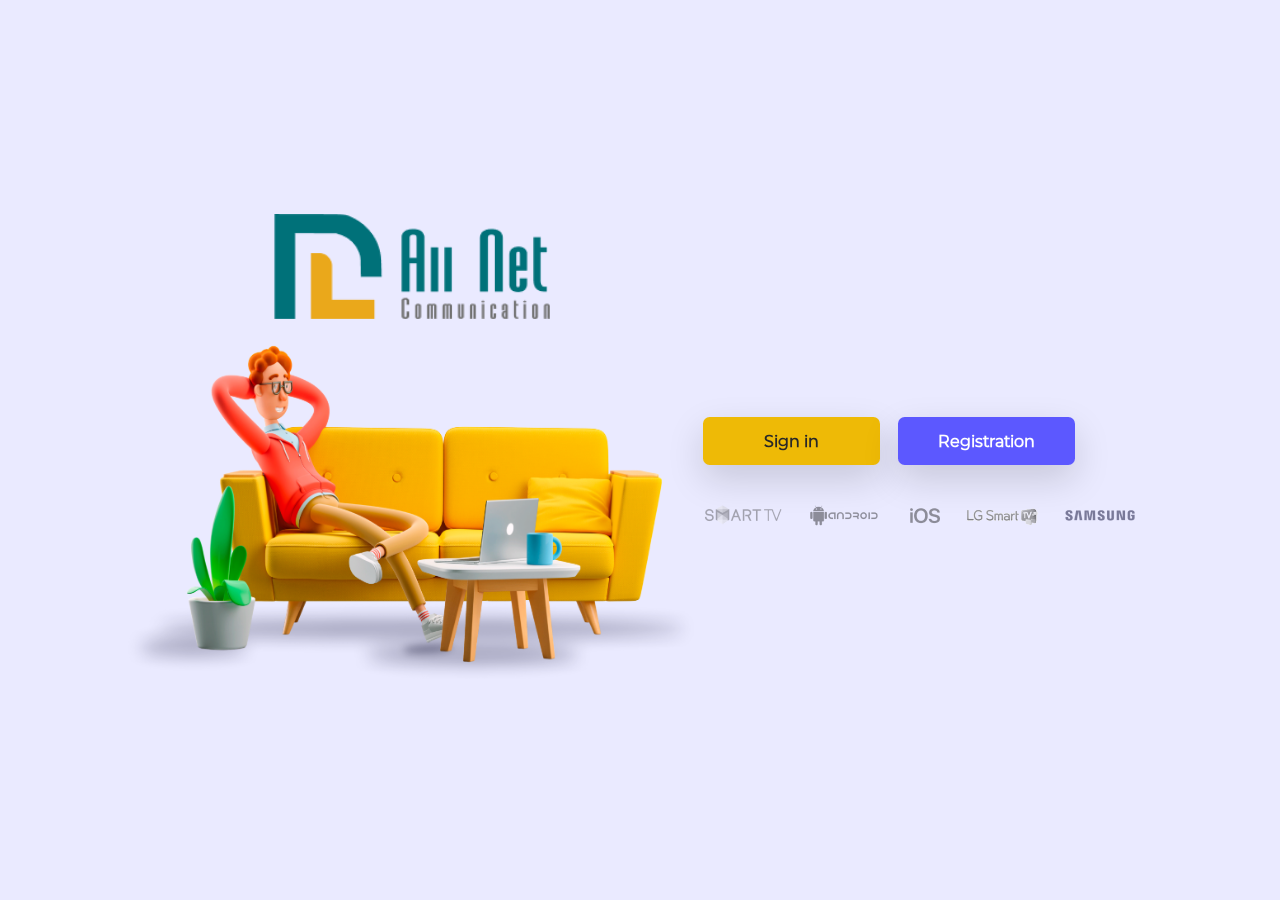
<file: index.html>
<!DOCTYPE html>
<html>

<head>
	<title>new app</title>
</head>
 <meta charset="utf-8" />
	<meta name="viewport" content="width=device-width, initial-scale=1.0, maximum-scale=1.0">
    <meta name="description" content="Canvas Clock - Canvas API Tutorial"/>
    <title>AullNetCommunication</title>
    <link rel="stylesheet" href="./css/mainPage.css">
<script src="webOSTVjs-1.2.4/webOSTV.js" charset="utf-8"></script>
<script src="webOSTVjs-1.2.4/webOSTV-dev.js" charset="utf-8"></script>
<script type="text/javascript">
	//sample code for calling LS2 API
	webOS.service.request("luna://com.palm.systemservice", {
		method: "clock/getTime",
		parameters: {},
		onSuccess: function (args) {
			console.log("UTC:", args.utc);
		},
		onFailure: function (args) {
			console.log("Failed to getTime");
		}
	});
</script>
<script src="./environment.js"></script>
<body>
<div class="mainPage">
        <div class="imgDiv">
            <a href="./index.html" class="imgParentLogo"><img src="./images/logoTv.png"/></a>
            <img src="./images/mainImgTv.png" width="872px" height="543px"/>
        </div>
        <div class="mainDescriptionDiv">
            <h2 id="TitleHomePage">
                <!-- Register and get access 
                to more than +4000 channels -->
            </h2>
            
            <p id="descriptionHomePage">
                <!-- Lorem Ipsum is simply dummy text of the printing 
                and typesetting industry. Lorem Ipsum has been
                 the industry's standard dummy text ever since 
                 the 1500s, when an unknown printer took a galley of type 
                and scrambled it to make a type specimen book. -->
            </p>

            <div class="buttonDiv">
                <a class="button1" id="0" href="./signInPage/signIn.html">Sign in</a>
                <a class="button2" id="button2" href="./registerPage/register.html">Registration</a>
            </div>
            
            <div class="telCanalIcon">
                <img src="./images/smartTV.png" alt="smartTV">
                <img src="./images/android.png" alt="android">
                <img src="./images/Ios.png" alt="Ios">
                <img src="./images/Lgsmart.png" alt="Lgsmart">
                <img src="./images/samsung.png" alt="samsung">
            </div>
        </div>
    </div>
    <script src="./index.js"></script>
</body>

</html>
</file>
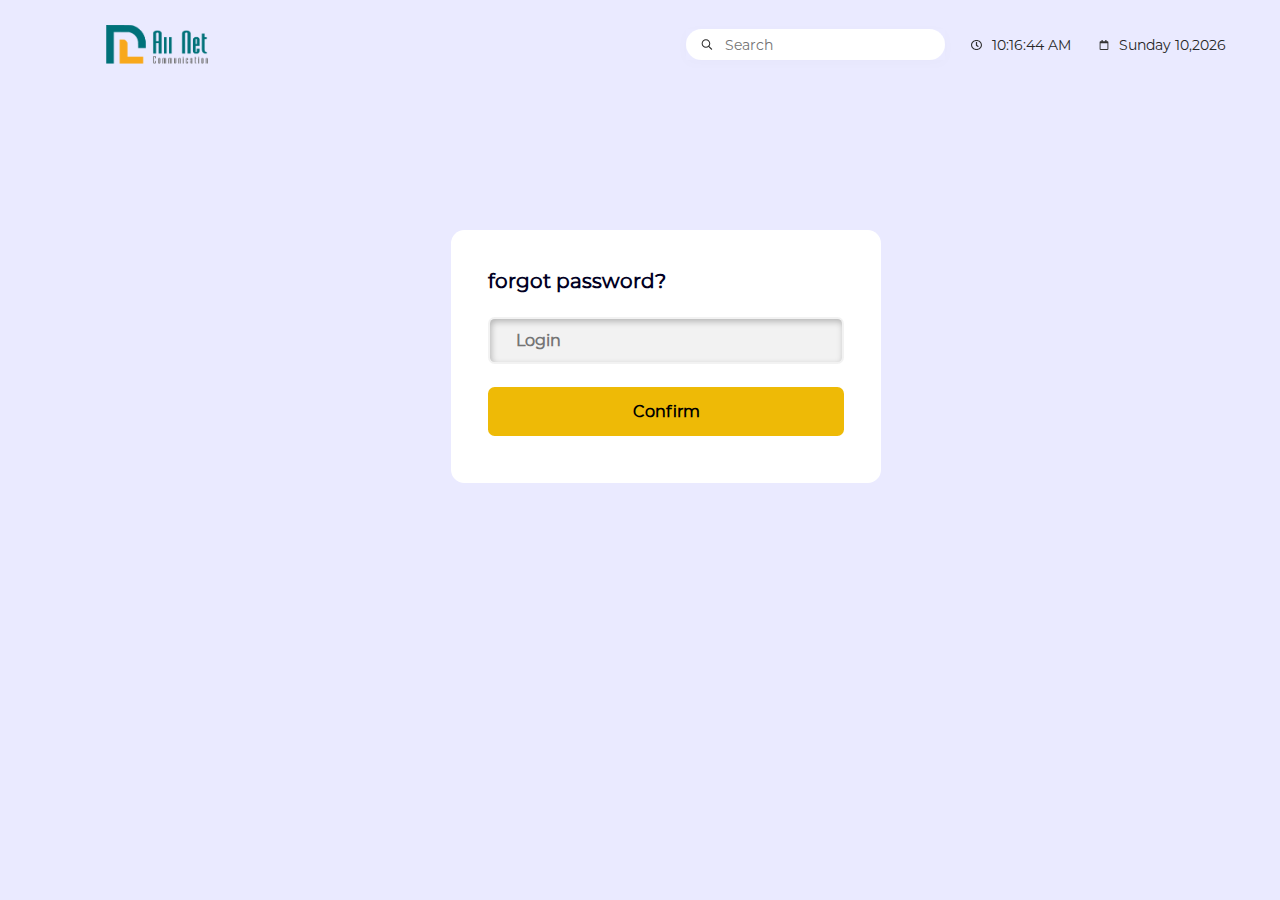
<file: forgetPassword/forget.html>
<!DOCTYPE html>
<html lang="en">
<head>
    <meta charset="UTF-8">
    <meta http-equiv="X-UA-Compatible" content="IE=edge">
    <meta name="viewport" content="width=device-width, initial-scale=1.0">
    <title>Document</title>
    <link rel="stylesheet" href="../css/header.css">
    <link rel="stylesheet" href="./forget.css">
</head>
<body>
    <section class="playListMain">
        <div class="childPlayList">
            <header class="header">
                <a href="./channelMainPage.html"><img src="../images/logoTv.png"/></a>
                <div class="ProUl">
                    <form class="playlistInput"><input type="text" placeholder="Search" class="inputSearch inputSearchList"/></form>
                    <p><img src="../images/clock.svg" alt="calendar Img"/><span class="clock"></span></p>
                    <p><img src="../images/calendar.svg" alt="calendar Img"/><span class="calendar"></span></p>
                </div>
            </header>

            <form class="forgetPassword">
                <div class="formChild">
                    <p class="paswordtitle">forgot password?</p>
                    <input type="text" placeholder="Login" class="changingInput"/>
                    <button class="confirmButton">Confirm</button>
                </div>
    
                <div class="letterReceive">
                    <a href="/forgetPassword/newPassword.html" class="goBAckSlack"></a>
                    <img src="../images/receiveLetterImg.svg" alt="letter" class="recLetter">
                    <p class="recLetDescription">The letter has been sent to your E-mail</p>
                </div>
            </form>
        </div>


    </section>

    <script src="forget.js"></script>
    <script src="../js/clock.js"></script>

</body>
</html>
</file>
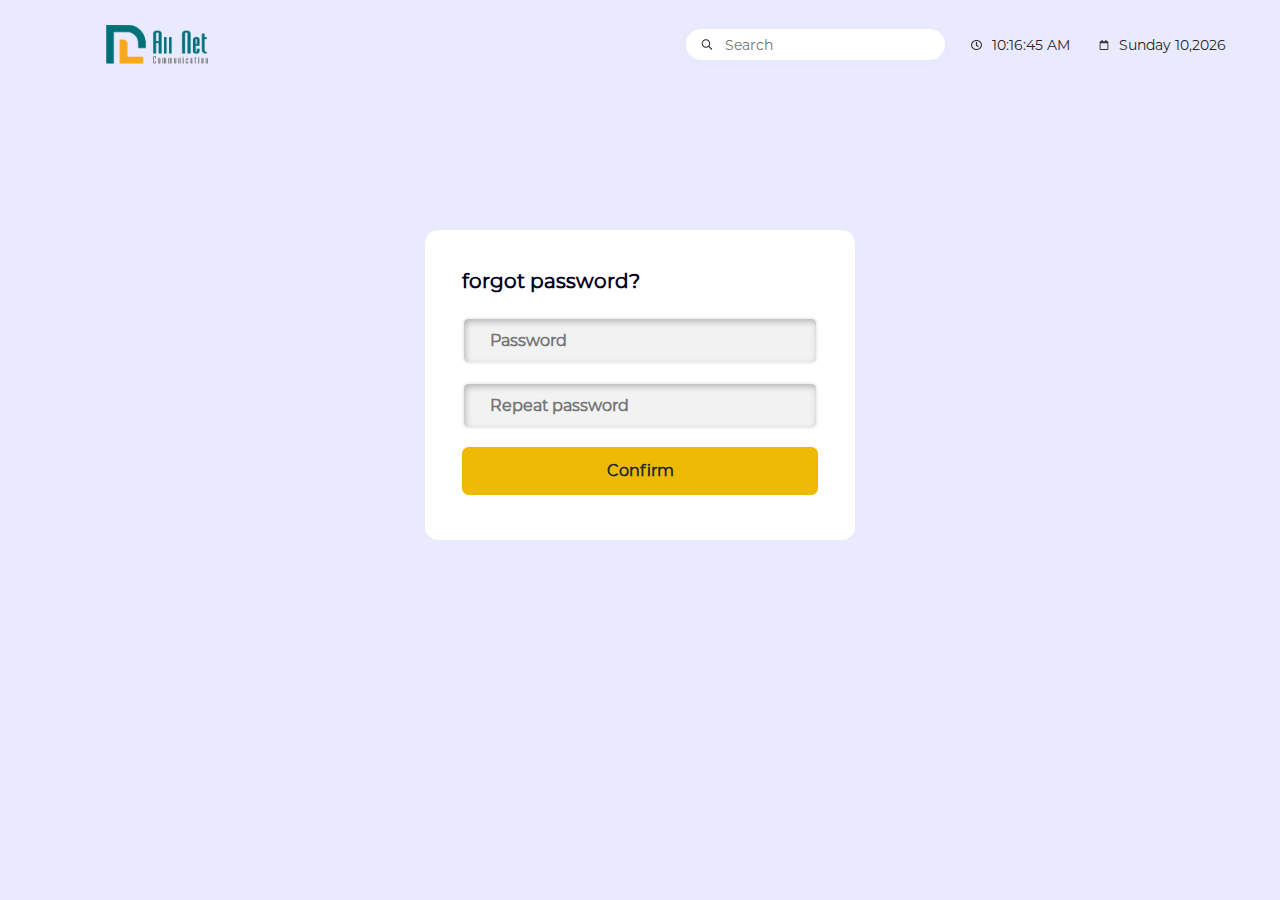
<file: forgetPassword/newPassword.html>
<!DOCTYPE html>
<html lang="en">
<head>
    <meta charset="UTF-8">
    <meta http-equiv="X-UA-Compatible" content="IE=edge">
    <meta name="viewport" content="width=device-width, initial-scale=1.0">
    <title>Document</title>
    <link rel="stylesheet" href="../css/header.css">
    <link rel="stylesheet" href="./forget.css">
    <link rel="stylesheet" href="./newPassword.css">


</head>
<body>
    <section class="playListMain">
        <div class="childPlayList">
            <header class="header">
                <a href="./channelMainPage.html"><img src="../images/logoTv.png"/></a>
                <div class="ProUl">
                    <form class="playlistInput"><input type="text" placeholder="Search" class="inputSearch inputSearchList"/></form>
                    <p><img src="../images/clock.svg" alt="calendar Img"/><span class="clock"></span></p>
                    <p><img src="../images/calendar.svg" alt="calendar Img"/><span class="calendar"></span></p>
                </div>
            </header>
        </div>

        <form class="forgetPassword">
            <div class="formChild">
                    <p class="paswordtitle">forgot password?</p>
                    <input type="password" placeholder="Password" class="changingInput"/>
                    <input type="password" placeholder="Repeat password" class="changingInput"/>
                <a href="../signInPage/signIn.html" class="confirmnewPassword">Confirm</a>
            </div>
        </form>
    </section>

    <script src="newPassword.js"></script>
    <script src="../js/clock.js"></script>
</body>
</html>
</file>
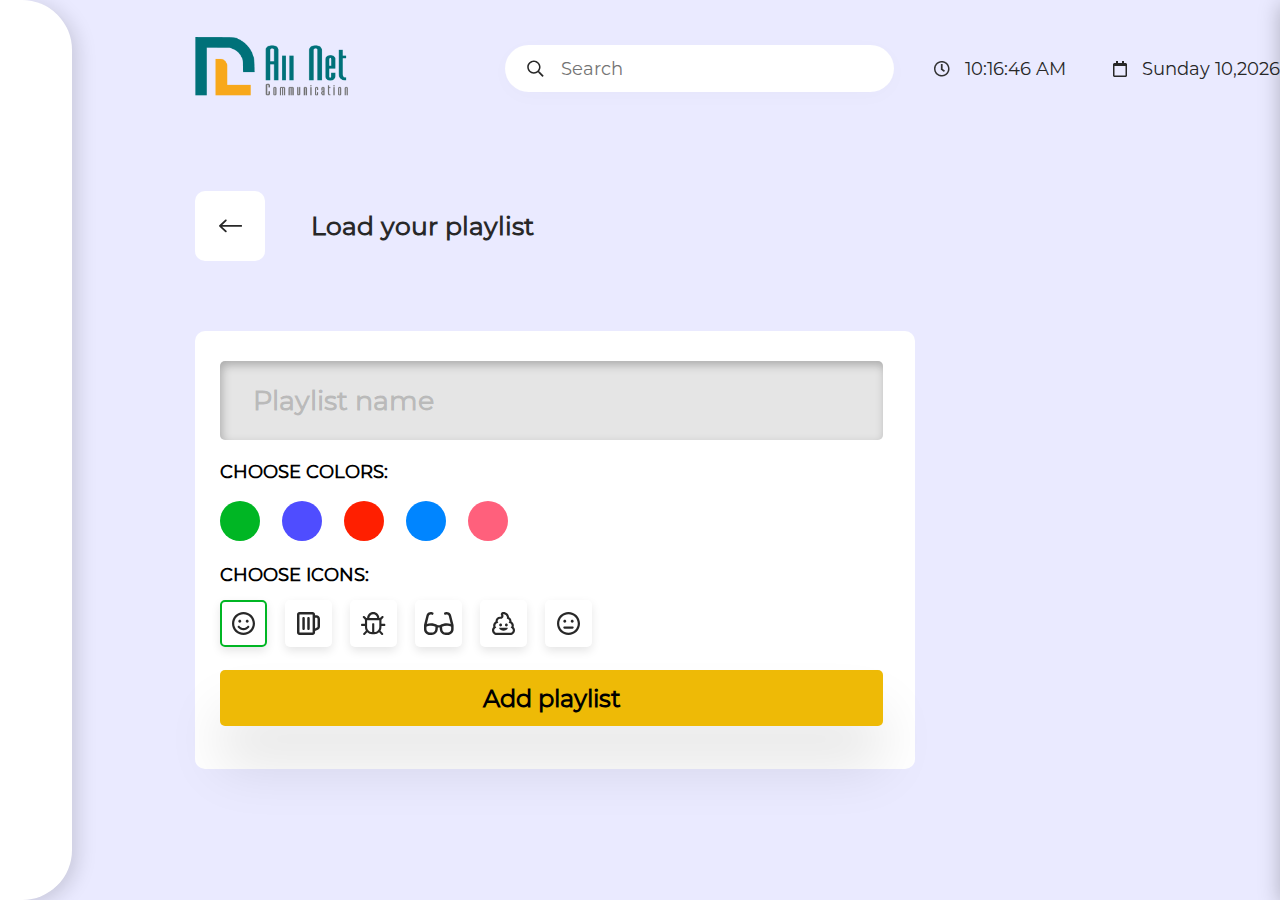
<file: playList/PlayList.html>
<!DOCTYPE html>
<html lang="en">
<head>
    <meta charset="UTF-8">
    <meta http-equiv="X-UA-Compatible" content="IE=edge">
    <meta name="viewport" content="width=device-width, initial-scale=1.0">
    <title>Document</title>
    <link rel="preconnect" href="https://fonts.gstatic.com" crossorigin>
    <link rel="stylesheet" href="./playlist.css">
    <link rel="stylesheet" href="../css/menyu.css">
</head>
<body>
    <section class="playListMain">
        <div class="notification">
            <div class="slackBack">
                <p class="backSlack"></p>
                <p class="backTitle">Notifications</p>
            </div>
            <div class="mainNotificationHiden">
                <div class="innerScroll"></div>
            </div>
        </div>
        <div class="menyu">
            <div class="menyuChild">
                <label>
                    <img class="menyuSlack" src="../images/menyuSlack.png"/>
                    <div class="labelChild">
                        <a class="closMenyu">Menu</a>
                        <p class="closeMenyuItem">
                            <svg class="svg" width="30" height="30" viewBox="0 0 30 30" fill="none" xmlns="http://www.w3.org/2000/svg">
                                <g opacity="0.7">
                                <path d="M1.2627 1.26259C1.96006 0.565223 3.09071 0.565223 3.78808 1.26259L28.8399 26.3144C29.5372 27.0117 29.5372 28.1424 28.8399 28.8398C28.1425 29.5371 27.0118 29.5371 26.3145 28.8398L1.26269 3.78797C0.56533 3.0906 0.56533 1.95995 1.2627 1.26259Z" fill="#282828"/>
                                <path d="M1.26269 28.8397C0.565329 28.1423 0.565329 27.0117 1.26269 26.3143L26.3145 1.26252C27.0118 0.565161 28.1425 0.565161 28.8399 1.26253C29.5372 1.95989 29.5372 3.09054 28.8399 3.78791L3.78807 28.8397C3.09071 29.5371 1.96006 29.5371 1.26269 28.8397Z" fill="#282828"/>
                                </g>
                            </svg>
                            <img class="srcImg" src="../images/replace.png" alt=""/>
                        </p>
                    </div>
                </label>
                <label>
                    <img class="menyuSlack" src="../images/menyuSlack.png"/>
                    <div class="labelChild">
                        <a href="../channelMainPage/channelMainPage.html">Home</a>
                        <a  class="label" href="../channelMainPage/channelMainPage.html">
                            <svg width="39" height="30" viewBox="0 0 39 30" fill="none" xmlns="http://www.w3.org/2000/svg">
                                <path d="M38.255 14.4295L21.6778 0.805369C21.0738 0.268456 20.2013 0 19.3288 0C18.3892 0 17.5168 0.268456 16.9127 0.805369L0.335559 14.4295C0.134217 14.6309 -1.14441e-05 14.8993 -1.14441e-05 15.2349C-1.14441e-05 15.5034 0.0671026 15.7718 0.201331 15.906L0.939586 16.7785C1.07381 16.9799 1.40938 17.1141 1.74495 17.1141C2.01341 17.1141 2.21475 17.047 2.4161 16.9128L4.29529 15.3691V27.8523C4.29529 29.0604 5.23489 30 6.44294 30H15.0335C16.1745 30 17.1141 29.0604 17.1812 27.8523V20.8725H21.4765V27.8523C21.4765 29.0604 22.4161 30 23.6241 30H32.2147C33.3557 30 34.2953 29.0604 34.3624 27.9195V15.3691L36.1745 16.9128C36.3758 17.047 36.5772 17.1812 36.8456 17.1812C37.1812 17.1812 37.5168 16.9799 37.7181 16.7785L38.3892 15.906C38.5235 15.7718 38.6577 15.5034 38.6577 15.2349C38.6577 14.8993 38.4564 14.6309 38.255 14.4295ZM31.0738 26.7785H24.698V19.7987C24.6309 18.6577 23.6913 17.7181 22.5503 17.651H16.1074C14.8993 17.7181 13.9597 18.6577 13.9597 19.7987V26.7785H7.51677V12.7517L19.3288 3.02013L31.1409 12.7517L31.0738 26.7785Z" fill="#282828" fill-opacity="0.7"/>
                            </svg>
                        </a>
                    </div>
                </label>
                <label class="active-class">
                    <img class="menyuSlack" src="../images/menyuSlackBlue.png"/>
                    <div class="labelChild">
                        <a href="../playList/PlayList.html">Load playlist</a>
                        <a class="label" href="../playList/PlayList.html">
                            <svg width="34" height="34" viewBox="0 0 34 34" fill="none" xmlns="http://www.w3.org/2000/svg">
                                <path d="M31.8199 14.25H19.4449V1.875C19.4449 1.1875 18.7574 0.5 18.0699 0.5H15.3199C14.5465 0.5 13.9449 1.1875 13.9449 1.875V14.25H1.56992C0.796478 14.25 0.194916 14.9375 0.194916 15.625V18.375C0.194916 19.1484 0.796478 19.75 1.56992 19.75H13.9449V32.125C13.9449 32.8984 14.5465 33.5 15.3199 33.5H18.0699C18.7574 33.5 19.4449 32.8984 19.4449 32.125V19.75H31.8199C32.5074 19.75 33.1949 19.1484 33.1949 18.375V15.625C33.1949 14.9375 32.5074 14.25 31.8199 14.25Z" fill="white"/>
                            </svg>
                        </a>
                    </div>
                </label>
                <label>
                    <img class="menyuSlack" src="../images/menyuSlack.png"/>
                    <div class="labelChild">
                        <a href="../userList/userList.html">User list</a>
                        <a class="label" href="../userList/userList.html">
                            <svg width="27" height="30" viewBox="0 0 27 30" fill="none" xmlns="http://www.w3.org/2000/svg">
                                <path opacity="0.7" d="M18.3398 17.8125C16.6406 17.8125 15.8789 18.75 13.125 18.75C10.3125 18.75 9.55078 17.8125 7.85156 17.8125C3.51562 17.8125 0 21.3867 0 25.7227V27.1875C0 28.7695 1.23047 30 2.8125 30H23.4375C24.9609 30 26.25 28.7695 26.25 27.1875V25.7227C26.25 21.3867 22.6758 17.8125 18.3398 17.8125ZM23.4375 27.1875H2.8125V25.7227C2.8125 22.9102 5.03906 20.625 7.85156 20.625C8.73047 20.625 10.0781 21.5625 13.125 21.5625C16.1133 21.5625 17.4609 20.625 18.3398 20.625C21.1523 20.625 23.4375 22.9102 23.4375 25.7227V27.1875ZM13.125 16.875C17.7539 16.875 21.5625 13.125 21.5625 8.4375C21.5625 3.80859 17.7539 0 13.125 0C8.4375 0 4.6875 3.80859 4.6875 8.4375C4.6875 13.125 8.4375 16.875 13.125 16.875ZM13.125 2.8125C16.1719 2.8125 18.75 5.39062 18.75 8.4375C18.75 11.543 16.1719 14.0625 13.125 14.0625C10.0195 14.0625 7.5 11.543 7.5 8.4375C7.5 5.39062 10.0195 2.8125 13.125 2.8125Z" fill="#282828"/>
                            </svg>
                        </a>
                    </div>
                </label>
                <label>
                    <img class="menyuSlack" src="../images/menyuSlack.png"/>
                    <div class="labelChild labelNot">
                    <a>Notyfications</a>
                    <a class="label" href="#">
                        <svg width="27" height="30" viewBox="0 0 27 30" fill="none" xmlns="http://www.w3.org/2000/svg">
                            <path d="M25.7338 21.2695C24.6205 20.0391 22.4525 18.2227 22.4525 12.1875C22.4525 7.67578 19.2884 4.04297 14.9525 3.10547V1.875C14.9525 0.878906 14.1322 0 13.1361 0C12.0814 0 11.2611 0.878906 11.2611 1.875V3.10547C6.92517 4.04297 3.7611 7.67578 3.7611 12.1875C3.7611 18.2227 1.59313 20.0391 0.479854 21.2695C0.128291 21.6211 -0.0474902 22.0898 0.0111035 22.5C0.0111035 23.4961 0.714228 24.375 1.8861 24.375H24.3275C25.4994 24.375 26.2025 23.4961 26.2611 22.5C26.2611 22.0898 26.0853 21.6211 25.7338 21.2695ZM3.93688 21.5625C5.16735 19.9805 6.51501 17.2266 6.5736 12.2461C6.5736 12.2461 6.5736 12.2461 6.5736 12.1875C6.5736 8.61328 9.50329 5.625 13.1361 5.625C16.7103 5.625 19.6986 8.61328 19.6986 12.1875C19.6986 12.2461 19.64 12.2461 19.64 12.2461C19.6986 17.2266 21.0463 19.9805 22.2767 21.5625H3.93688ZM13.1361 30C15.1869 30 16.8275 28.3594 16.8275 26.25H9.3861C9.3861 28.3594 11.0267 30 13.1361 30Z" fill="#696969"/>
                        </svg>
                    </a>
                </div>
                </label>
                <label>
                    <img class="menyuSlack" src="../images/menyuSlack.png"/>
                    <div class="labelChild">
                        <a href="../settings/settings.html">Settings</a>
                        <a class="label" href="../settings/settings.html">
                            <svg width="30" height="30" viewBox="0 0 30 30" fill="none" xmlns="http://www.w3.org/2000/svg">
                                <path d="M27.2622 13.8194L29.2591 12.7296C29.8208 12.4268 30.1328 11.7608 29.9456 11.0949C29.2591 8.55197 27.8239 6.25126 25.9518 4.37437C25.4525 3.95056 24.7037 3.82947 24.1421 4.13219L22.1452 5.28254C21.5211 4.79818 20.8347 4.43491 20.0859 4.13219V1.89203C20.0859 1.22603 19.649 0.68113 18.9626 0.499495C16.4041 -0.166498 13.5959 -0.166498 11.0374 0.499495C10.351 0.68113 9.91414 1.22603 9.91414 1.89203V4.13219C9.1653 4.43491 8.47886 4.79818 7.85483 5.28254L5.85793 4.13219C5.2963 3.82947 4.54746 3.95056 4.04823 4.37437C2.17614 6.25126 0.740862 8.55197 0.054426 11.0949C-0.132784 11.7608 0.179232 12.4268 0.740862 12.7296L2.73776 13.8194C2.67536 14.2432 2.67536 14.6065 2.67536 15.0303C2.67536 15.3935 2.67536 15.7568 2.73776 16.1201L0.740862 17.2704C0.179232 17.5732 -0.132784 18.2392 0.054426 18.9051C0.740862 21.448 2.17614 23.7487 4.04823 25.6256C4.54746 26.0494 5.2963 26.1705 5.85793 25.8678L7.85483 24.7175C8.47886 25.2018 9.1653 25.5651 9.91414 25.8678V28.108C9.91414 28.774 10.351 29.3189 11.0374 29.5005C13.5959 30.1665 16.4041 30.1665 18.9626 29.5005C19.649 29.3189 20.0859 28.774 20.0859 28.108V25.8678C20.8347 25.5651 21.5211 25.2018 22.1452 24.7175L24.1421 25.8678C24.7037 26.1705 25.4525 26.0494 25.9518 25.6256C27.8239 23.7487 29.2591 21.448 29.9456 18.9051C30.1328 18.2392 29.8208 17.5732 29.2591 17.2704L27.2622 16.1201C27.3246 15.3935 27.3246 14.6065 27.2622 13.8194ZM23.9549 17.6942L26.7006 19.2079C26.2014 20.4793 25.5149 21.6902 24.5789 22.7195L21.8332 21.2059C19.8363 22.8406 19.5866 23.0222 17.0905 23.8698V26.9576C16.4041 27.0787 15.7176 27.1393 14.9688 27.1393C14.2824 27.1393 13.5959 27.0787 12.9095 26.9576V23.8698C10.4134 23.0222 10.1013 22.8406 8.16685 21.2059L5.4211 22.7195C4.48506 21.6902 3.79862 20.4793 3.29939 19.2079L6.04514 17.6942C5.54591 15.1514 5.54591 14.8486 6.04514 12.3058L3.29939 10.7921C3.79862 9.52069 4.48506 8.30979 5.4211 7.28052L8.16685 8.79415C10.1637 7.15943 10.4134 6.9778 12.9095 6.13017V3.04238C13.5959 2.92129 14.2824 2.86075 15.0312 2.86075C15.7176 2.86075 16.4041 2.92129 17.0905 3.04238V6.13017C19.5866 6.9778 19.8987 7.15943 21.8332 8.79415L24.5789 7.28052C25.5149 8.30979 26.2014 9.52069 26.7006 10.7921L23.9549 12.3058C24.4541 14.8486 24.4541 15.1514 23.9549 17.6942ZM15.0312 9.15742C11.7238 9.15742 9.04049 11.8214 9.04049 14.9697C9.04049 18.1786 11.7238 20.782 15.0312 20.782C18.2762 20.782 21.0219 18.1786 21.0219 14.9697C21.0219 11.8214 18.2762 9.15742 15.0312 9.15742ZM15.0312 17.8759C13.3463 17.8759 12.0358 16.6044 12.0358 14.9697C12.0358 13.3956 13.3463 12.0636 15.0312 12.0636C16.6537 12.0636 18.0266 13.3956 18.0266 14.9697C18.0266 16.6044 16.6537 17.8759 15.0312 17.8759Z" fill="#282828"/>
                            </svg>
                        </a>
                    </div>
                </label>
            </div>
        </div>
        <div class="childPlayList">
            <header class="header">
                <a href="../channelMainPage/channelMainPage.html"><img src="../images/logoTv.png" width="415px" height="159px"/></a>
                <div class="ProUl">
                    <form ><input type="text" placeholder="Search"/></form>
                    <p><img src="../images/clock.png" alt="calendar Img"/><span class="clock"></span></p>
                    <p><img src="../images/calendar.png" alt="calendar Img"/><span class="calendar"></span></p>
                </div>
            </header>
            <div class="loadPlaylist">
                <p class="arrowBack"><a href="../channelMainPage/channelMainPage.html"><img src="../images/arrowBack.svg"/></a><span>Load your playlist</span></p>
                <div class="adding-Content">
                    <p class="imgIconForPlaylist">
                        <img src="../icon.png" alt=""/>
                    </p>
                    <div class="descriptionDiv">
                        <span class="innerText"></span>
                        <span>File: /Playlist / playlist.m3u </span>
                    </div> 
                    <button class="deleteButton">
                        <img src="../images/trash-alt.png" alt=""/>
                    </button>
                </div>
                <form class="formForColor">
                    <input type="text" class="input" placeholder="Playlist name">
                    <p class="titleColor">choose colors:</p>
                    <div class="colorDiv">
                        <p class="color ActiveColor"></p>
                        <p class="color"></p>
                        <p class="color"></p>
                        <p class="color"></p>
                        <p class="color"></p>
                    </div>
                    <p class="titleIcon">choose icons:</p>
                    <div class="chooseIcon">
                        <p class="icon selectedIcon"><img src="../images/smilesmall.svg" alt=""/></p>
                        <p class="icon"><img src="../images/beersmall.svg" alt=""/></p>
                        <p class="icon"><img src="../images//bugsmall.svg" alt=""/></p>
                        <p class="icon"><img src="../images/glassessmall.svg" alt=""/></p>
                        <p class="icon"><img src="../images/poosmall.svg" alt=""/></p>
                        <p class="icon"><img src="../images/mehsmall.svg" alt=""/></p>
                    </div>
                    <button class="iconButton">Add playlist</button>
                </form>
            </div>
        </div>
    </section>

    <script src="./playAndUser.js"></script>    
    <script src="./playlist.js"></script>
    <script src="../js/menyu.js"></script>

</body>
</html>
</file>
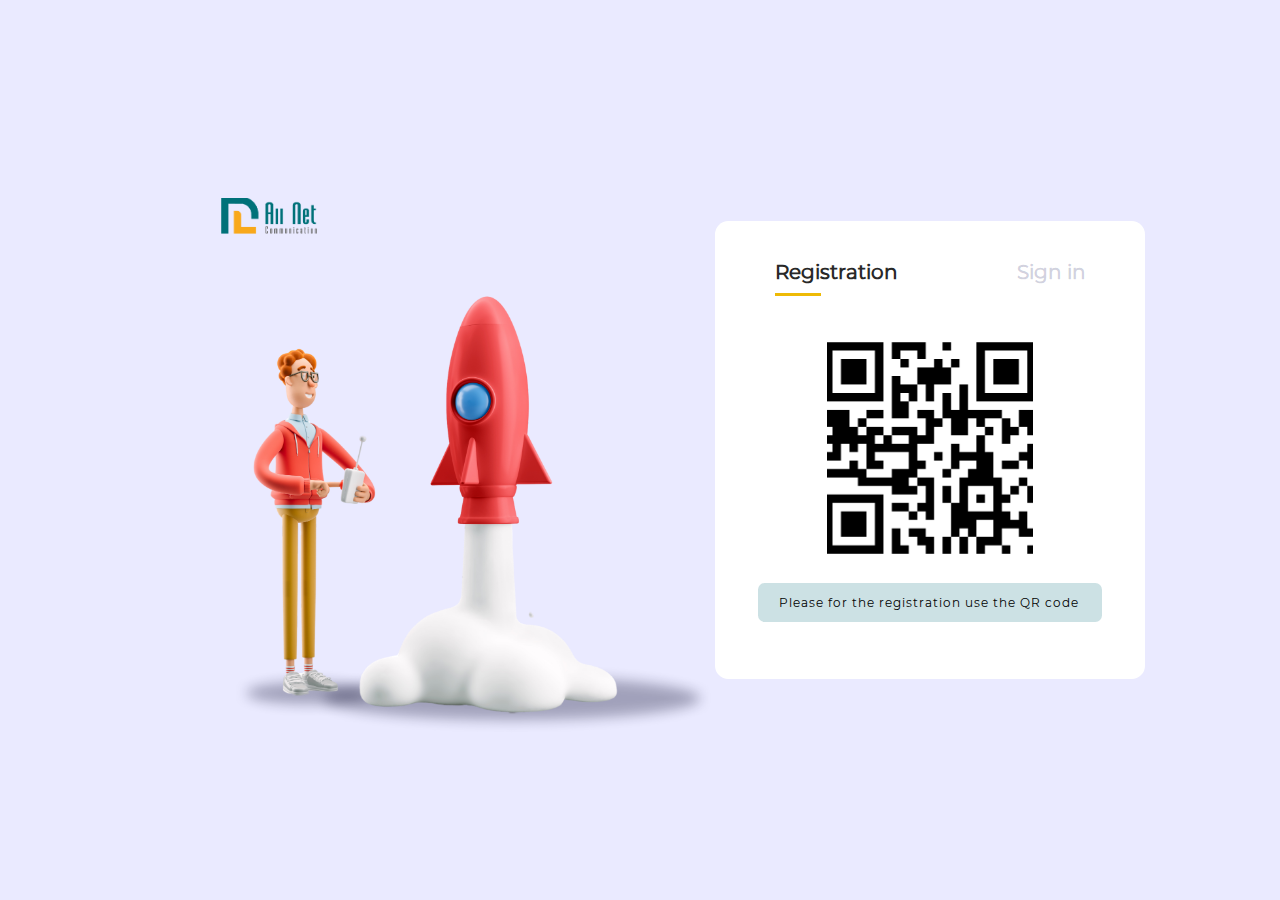
<file: registerPage/register.html>
<!DOCTYPE html>
<html lang="en">
<head>
    <meta charset="UTF-8">
    <meta http-equiv="X-UA-Compatible" content="IE=edge">
    <meta name="viewport" content="width=device-width, initial-scale=1.0">
    <title>Document</title>
    <link rel="stylesheet" href="./register.css">
    <!-- <link rel="stylesheet" href="../signInPage//signIn.css"> -->
    <script src="../environment.js"></script>

</head>
<body>
    <section class="register">

        <div class="imgDiv">
            <a href="../index.html"><img src="../images/logoTv.png"/></a>
            <p ><img src="../images/registerImg.png" width="741px" height="740px"/></p>
        </div>
        <div class="registerLogDiv">
            <div class="linkDiv">
                <a href="./register.html" class="linkRegSign activeLink">Registration</a>
                <a href="../signInPage/signIn.html" class="linkRegSign">Sign in</a>
            </div>

            <div class="registerQrImg">
                <img src="../images/QrCode.png" alt="qr">
            </div>

            <p class="qrText">Please for the registration use the QR code</p>
        </div>
 
    </section>

    <script src="./register.js"></script>
</body>
</html>
</file>
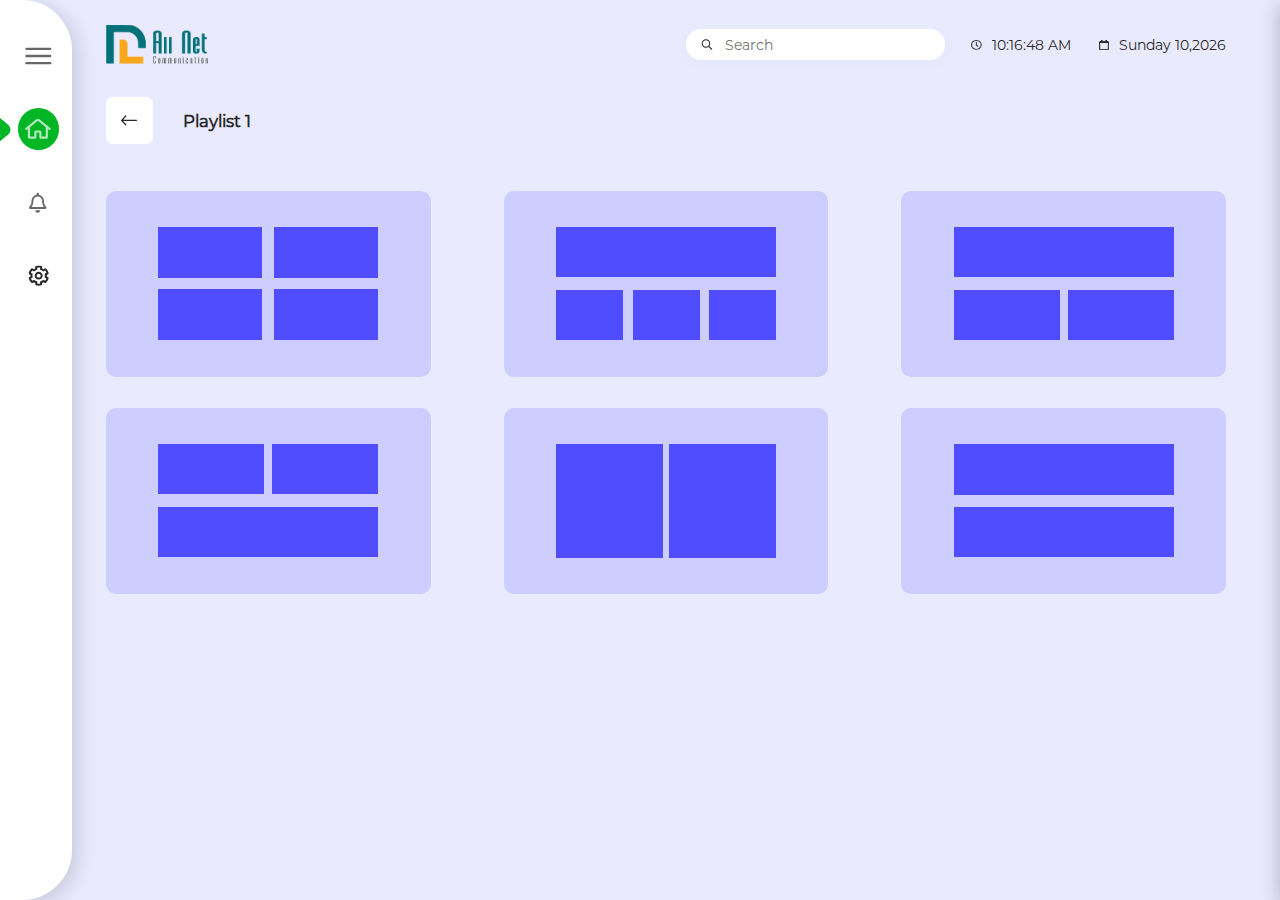
<file: screenPage/screen.html>
<!DOCTYPE html>
<html lang="en">
<head>
    <meta charset="UTF-8">
    <meta http-equiv="X-UA-Compatible" content="IE=edge">
    <meta name="viewport" content="width=device-width, initial-scale=1.0">
    <title>Document</title>
    <link rel="preconnect" href="https://fonts.gstatic.com" crossorigin>
    <link rel="stylesheet" href="./screen.css">
    <link rel="stylesheet" href="../css/menyu.css">
    <link rel="stylesheet" href="../css/header.css">
</head>
<body>
    <section class="screenMain">
        <div class="notification">
            <div class="slackBack">
                <p class="backSlack"></p>
                <p class="backTitle">Notifications</p>
            </div>
            <div class="mainNotificationHiden">
                <div class="innerScroll"></div>
            </div>
        </div>
        <div class="menyu">
            <div class="miniDivMenyu">
                <p class="nameMenyu">Menu</p>
                <div class="iconDivMenu">
                    <svg width="20" height="20" viewBox="0 0 20 20" fill="none" xmlns="http://www.w3.org/2000/svg"  class="svg1">
                        <g opacity="0.7">
                        <path d="M0.506887 0.506927C0.971796 0.0420175 1.72556 0.0420174 2.19047 0.506927L18.8917 17.2081C19.3566 17.673 19.3566 18.4268 18.8917 18.8917C18.4268 19.3566 17.673 19.3566 17.2081 18.8917L0.506886 2.19051C0.0419763 1.7256 0.0419768 0.971837 0.506887 0.506927Z" fill="#282828"/>
                        <path d="M0.506886 18.8917C0.0419757 18.4268 0.0419757 17.673 0.506885 17.2081L17.2081 0.506885C17.673 0.0419758 18.4268 0.0419757 18.8917 0.506885C19.3566 0.971795 19.3566 1.72556 18.8917 2.19047L2.19047 18.8917C1.72556 19.3566 0.971795 19.3566 0.506886 18.8917Z" fill="#282828"/>
                        </g>
                    </svg>
                    <svg width="27" height="18" viewBox="0 0 27 18" fill="none" xmlns="http://www.w3.org/2000/svg" class="svg2">
                        <rect opacity="0.7" x="0.333008" y="0.669922" width="26" height="2.38095" rx="1.19048" fill="#282828"/>
                        <rect opacity="0.7" x="0.333008" y="7.81445" width="26" height="2.38095" rx="1.19048" fill="#282828"/>
                        <rect opacity="0.7" x="0.333008" y="14.9531" width="26" height="2.38095" rx="1.19048" fill="#282828"/>
                    </svg>
                </div>
            </div>
            <div class="miniDivMenyu activeMenyu">
                <img class="slackPosition" src="../images/slackMenyu.svg">
                <p class="nameMenyu">Home</p>
                <div class="iconDivMenu">
                    <svg width="26" height="21" viewBox="0 0 26 21" fill="none" xmlns="http://www.w3.org/2000/svg">
                        <path d="M25.5024 10.2857L14.4509 1.20293C14.0482 0.844987 13.4666 0.666016 12.8849 0.666016C12.2585 0.666016 11.6769 0.844987 11.2742 1.20293L0.222737 10.2857C0.0885089 10.4199 -0.000976562 10.5989 -0.000976562 10.8226C-0.000976562 11.0016 0.0437662 11.1806 0.133252 11.27L0.625422 11.8517C0.714907 11.9859 0.938621 12.0754 1.16233 12.0754C1.34131 12.0754 1.47553 12.0307 1.60976 11.9412L2.86256 10.9121V19.2342C2.86256 20.0396 3.48896 20.666 4.29432 20.666H10.0214C10.782 20.666 11.4084 20.0396 11.4532 19.2342V14.581H14.3167V19.2342C14.3167 20.0396 14.9431 20.666 15.7485 20.666H21.4755C22.2362 20.666 22.8626 20.0396 22.9073 19.279V10.9121L24.1154 11.9412C24.2496 12.0307 24.3838 12.1202 24.5628 12.1202C24.7865 12.1202 25.0102 11.9859 25.1444 11.8517L25.5919 11.27C25.6813 11.1806 25.7708 11.0016 25.7708 10.8226C25.7708 10.5989 25.6366 10.4199 25.5024 10.2857ZM20.7149 18.5184H16.4643V13.8651C16.4196 13.1045 15.7932 12.4781 15.0326 12.4334H10.7373C9.93191 12.4781 9.30551 13.1045 9.30551 13.8651V18.5184H5.01021V9.16713L12.8849 2.67944L20.7596 9.16713L20.7149 18.5184Z" fill="#282828" fill-opacity="0.7"/>
                    </svg>
                </div>
            </div>
            <div class="miniDivMenyu">
                <img class="slackPosition" src="../images/noteSlack.svg">
                <p class="nameMenyu">Notyfications</p>
                <div class="iconDivMenu">
                    <svg width="18" height="21" viewBox="0 0 18 21" fill="none" xmlns="http://www.w3.org/2000/svg">
                        <path d="M17.1558 14.8457C16.4136 14.0254 14.9683 12.8145 14.9683 8.79102C14.9683 5.7832 12.859 3.36133 9.96834 2.73633V1.91602C9.96834 1.25195 9.42146 0.666016 8.7574 0.666016C8.05428 0.666016 7.5074 1.25195 7.5074 1.91602V2.73633C4.61678 3.36133 2.5074 5.7832 2.5074 8.79102C2.5074 12.8145 1.06209 14.0254 0.319902 14.8457C0.0855274 15.0801 -0.0316601 15.3926 0.00740236 15.666C0.00740236 16.3301 0.476152 16.916 1.2574 16.916H16.2183C16.9996 16.916 17.4683 16.3301 17.5074 15.666C17.5074 15.3926 17.3902 15.0801 17.1558 14.8457ZM2.62459 15.041C3.4449 13.9863 4.34334 12.1504 4.3824 8.83008C4.3824 8.83008 4.3824 8.83008 4.3824 8.79102C4.3824 6.4082 6.33553 4.41602 8.7574 4.41602C11.1402 4.41602 13.1324 6.4082 13.1324 8.79102C13.1324 8.83008 13.0933 8.83008 13.0933 8.83008C13.1324 12.1504 14.0308 13.9863 14.8511 15.041H2.62459ZM8.7574 20.666C10.1246 20.666 11.2183 19.5723 11.2183 18.166H6.2574C6.2574 19.5723 7.35115 20.666 8.7574 20.666Z" fill="#696969"/>
                    </svg>
                </div>
            </div>
            <div class="miniDivMenyu">
                <img class="slackPosition" src="../images/slackMenyu.svg">
                <p class="nameMenyu">Settings</p>
                <div class="iconDivMenu">
                    <svg width="21" height="21" viewBox="0 0 21 21" fill="none" xmlns="http://www.w3.org/2000/svg">
                        <path d="M18.8418 9.87893L20.1731 9.15239C20.5475 8.95058 20.7555 8.50658 20.6307 8.06258C20.1731 6.36733 19.2162 4.83352 17.9682 3.58226C17.6354 3.29972 17.1361 3.21899 16.7617 3.42081L15.4304 4.18771C15.0144 3.8648 14.5568 3.62263 14.0576 3.42081V1.92737C14.0576 1.48337 13.7664 1.1201 13.3087 0.999013C11.603 0.555017 9.73094 0.555017 8.02526 0.999013C7.56763 1.1201 7.27642 1.48337 7.27642 1.92737V3.42081C6.77719 3.62263 6.31957 3.8648 5.90355 4.18771L4.57228 3.42081C4.19786 3.21899 3.69863 3.29972 3.36581 3.58226C2.11775 4.83352 1.1609 6.36733 0.703276 8.06258C0.57847 8.50658 0.786481 8.95058 1.1609 9.15239L2.49217 9.87893C2.45057 10.1615 2.45057 10.4037 2.45057 10.6862C2.45057 10.9284 2.45057 11.1706 2.49217 11.4127L1.1609 12.1796C0.786481 12.3815 0.57847 12.8255 0.703276 13.2694C1.1609 14.9647 2.11775 16.4985 3.36581 17.7498C3.69863 18.0323 4.19786 18.113 4.57228 17.9112L5.90355 17.1443C6.31957 17.4672 6.77719 17.7094 7.27642 17.9112V19.4047C7.27642 19.8487 7.56763 20.2119 8.02526 20.333C9.73094 20.777 11.603 20.777 13.3087 20.333C13.7664 20.2119 14.0576 19.8487 14.0576 19.4047V17.9112C14.5568 17.7094 15.0144 17.4672 15.4304 17.1443L16.7617 17.9112C17.1361 18.113 17.6354 18.0323 17.9682 17.7498C19.2162 16.4985 20.1731 14.9647 20.6307 13.2694C20.7555 12.8255 20.5475 12.3815 20.1731 12.1796L18.8418 11.4127C18.8834 10.9284 18.8834 10.4037 18.8418 9.87893ZM16.6369 12.4622L18.4674 13.4713C18.1346 14.3189 17.677 15.1262 17.0529 15.8123L15.2224 14.8033C13.8912 15.8931 13.7248 16.0141 12.0607 16.5792V18.6378C11.603 18.7185 11.1454 18.7589 10.6462 18.7589C10.1886 18.7589 9.73094 18.7185 9.27332 18.6378V16.5792C7.60923 16.0141 7.40122 15.8931 6.11156 14.8033L4.28106 15.8123C3.65703 15.1262 3.19941 14.3189 2.86659 13.4713L4.69708 12.4622C4.36427 10.7669 4.36427 10.5651 4.69708 8.86985L2.86659 7.86077C3.19941 7.01314 3.65703 6.20587 4.28106 5.5197L6.11156 6.52878C7.44283 5.43897 7.60923 5.31788 9.27332 4.7528V2.69427C9.73094 2.61354 10.1886 2.57318 10.6878 2.57318C11.1454 2.57318 11.603 2.61354 12.0607 2.69427V4.7528C13.7248 5.31788 13.9328 5.43897 15.2224 6.52878L17.0529 5.5197C17.677 6.20587 18.1346 7.01314 18.4674 7.86077L16.6369 8.86985C16.9697 10.5651 16.9697 10.7669 16.6369 12.4622ZM10.6878 6.77096C8.48288 6.77096 6.69399 8.54694 6.69399 10.6458C6.69399 12.7851 8.48288 14.5207 10.6878 14.5207C12.8511 14.5207 14.6816 12.7851 14.6816 10.6458C14.6816 8.54694 12.8511 6.77096 10.6878 6.77096ZM10.6878 12.5833C9.56454 12.5833 8.69089 11.7356 8.69089 10.6458C8.69089 9.59639 9.56454 8.7084 10.6878 8.7084C11.7695 8.7084 12.6847 9.59639 12.6847 10.6458C12.6847 11.7356 11.7695 12.5833 10.6878 12.5833Z" fill="#282828"/>
                    </svg>
                </div>
            </div>
        </div>
        <div class="childScreen">
            <header class="header">
                <a href="../channelMainPage/channelMainPage.html"><img src="../images/logoTv.png" width="415px" height="159px"/></a>
                <div class="ProUl">
                    <form class="playlistInput"><input type="text" placeholder="Search" class="inputSearchList"/></form>
                    <p><img src="../images/clock.png" alt="calendar Img"/><span class="clock"></span></p>
                    <p><img src="../images/calendar.png" alt="calendar Img"/><span class="calendar"></span></p>
                </div>
            </header>
            <section class="screenSizeMain">
                <p class="arrowBack"><a class="backTo" href="../channelMainPage/channelMainPage.html"><img src="../images/arrowBack.svg"/></a><span>Playlist 1</span></p>
                <div class="childScreenSize">
                    <div class="div">
                        <div class="childDiv">
                            <p></p>
                            <p></p>
                            <p></p>
                            <p></p>
                        </div>
                    </div>
                    <div class="div">
                        <div class="childDiv">
                            <p></p>
                            <p></p>
                            <p></p>
                            <p></p>
                        </div>
                    </div>
                    <div class="div">
                        <div class="childDiv">
                            <p></p>
                            <p></p>
                            <p></p>
                        </div>
                    </div>
                    <div class="div">
                        <div class="childDiv">
                            <p></p>
                            <p></p>
                            <p></p>
                        </div>
                    </div>
                    <div class="div">
                        <div class="childDiv">
                            <p></p>
                            <p></p>
                        </div>
                    </div>
                    <div class="div">
                        <div class="childDiv">
                            <p></p>
                            <p></p>
                        </div>
                    </div>
                </div>
            </section>
        </div>
    </section>
    
    <script src="../js/menyu.js"></script>
    <script src="./screen.js"></script>
    <script src="../js/clock.js"></script>


</body>
</html>
</file>
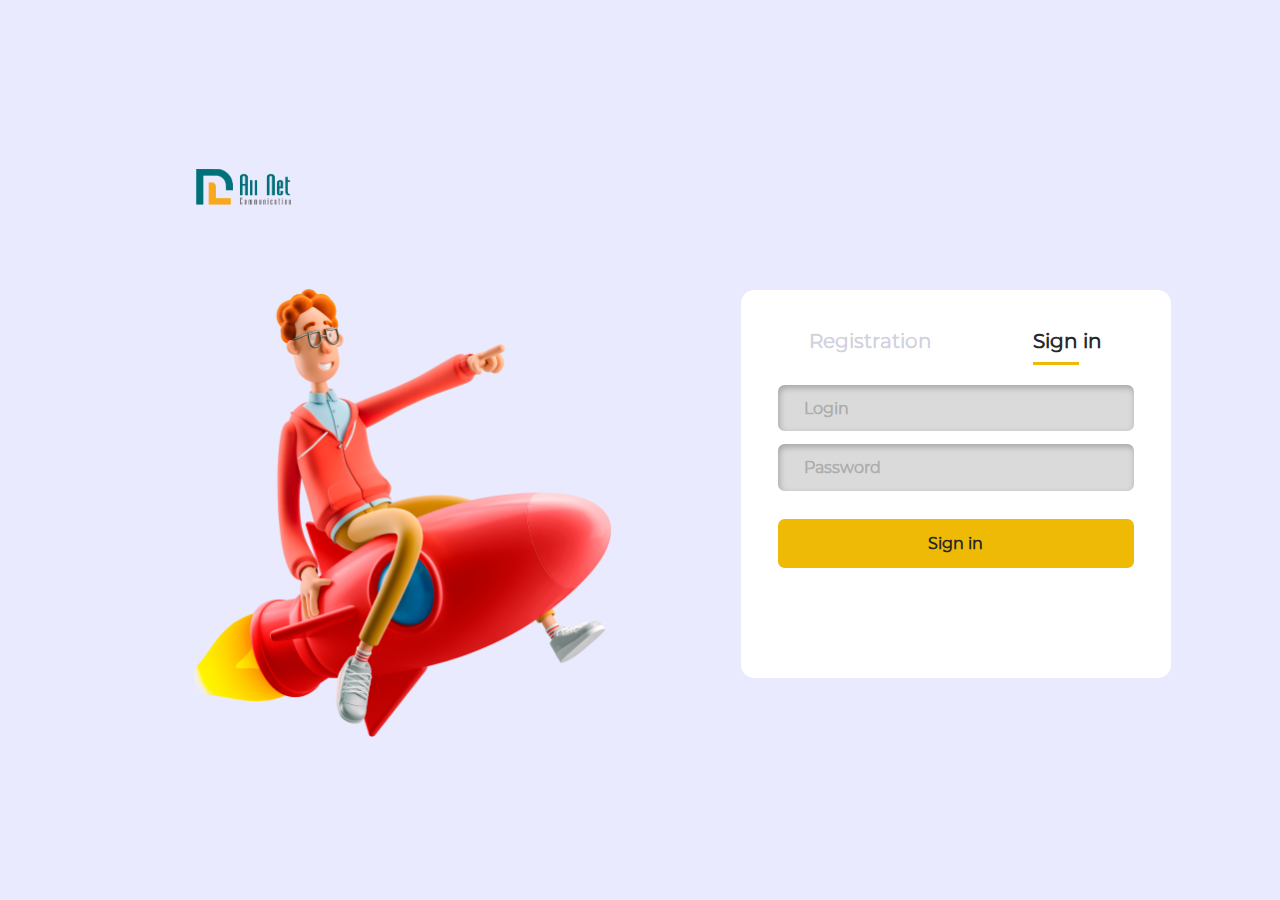
<file: settings/settings.html>
<!DOCTYPE html>
<html lang="en">
<head>
    <meta charset="UTF-8">
    <meta http-equiv="X-UA-Compatible" content="IE=edge">
    <meta name="viewport" content="width=device-width, initial-scale=1.0">
    <title>Document</title>
    <!-- <link rel="stylesheet" href="../playList/playlist.css"> -->
    <link rel="stylesheet" href="./settings.css">
    <link rel="stylesheet" href="../css/menyu.css">
    <link rel="stylesheet" href="../css/header.css">

    <script src="../environment.js"></script>
</head>
<body>
    <section class="playListMain">
        <div class="notification">
            <div class="slackBack">
                <p class="backSlack"></p>
                <p class="backTitle">Notifications</p>
            </div>
            <div class="mainNotificationHiden">
                <div class="innerScroll"></div>
            </div>
        </div>

        <!-- notification -->
        <div class="notification">
            <div class="slackBack">
                <p class="backSlack"></p>
                <p class="backTitle">Notifications</p>
            </div>
            <div class="mainNotificationHiden">
                <div class="innerScroll">
                    
                </div>
            </div>
        </div>

        <!-- example Notification for displayed Page -->
        <div id="findNotification">
            <div class="notificationChild">
                <p class="notIcon bacColoGreen"></p>
                <div class="titleNoteMini">
                    <p class="titlering">Lorem Ipsum is simply dummy text of the </p>
                    <p class="timering">24 mi ago </p>
                </div>
                <p class="deletButton"></p>
            </div>
            <p class="notMessige">
                Lorem Ipsum is simply dummy text of thesdcjnw eeeeeocfnwcnowinco\ wedcwek mpwemo pcmpo ecmweop powekpo 
            </p>
        </div>

        <!-- menyu -->
        <div class="menyu">
            <div class="miniDivMenyu">
                <p class="nameMenyu">Menu</p>
                <div class="iconDivMenu">
                    <svg width="20" height="20" viewBox="0 0 20 20" fill="none" xmlns="http://www.w3.org/2000/svg"  class="svg1">
                        <g opacity="0.7">
                        <path d="M0.506887 0.506927C0.971796 0.0420175 1.72556 0.0420174 2.19047 0.506927L18.8917 17.2081C19.3566 17.673 19.3566 18.4268 18.8917 18.8917C18.4268 19.3566 17.673 19.3566 17.2081 18.8917L0.506886 2.19051C0.0419763 1.7256 0.0419768 0.971837 0.506887 0.506927Z" fill="#282828"/>
                        <path d="M0.506886 18.8917C0.0419757 18.4268 0.0419757 17.673 0.506885 17.2081L17.2081 0.506885C17.673 0.0419758 18.4268 0.0419757 18.8917 0.506885C19.3566 0.971795 19.3566 1.72556 18.8917 2.19047L2.19047 18.8917C1.72556 19.3566 0.971795 19.3566 0.506886 18.8917Z" fill="#282828"/>
                        </g>
                    </svg>
                    <svg width="27" height="18" viewBox="0 0 27 18" fill="none" xmlns="http://www.w3.org/2000/svg" class="svg2">
                        <rect opacity="0.7" x="0.333008" y="0.669922" width="26" height="2.38095" rx="1.19048" fill="#282828"/>
                        <rect opacity="0.7" x="0.333008" y="7.81445" width="26" height="2.38095" rx="1.19048" fill="#282828"/>
                        <rect opacity="0.7" x="0.333008" y="14.9531" width="26" height="2.38095" rx="1.19048" fill="#282828"/>
                    </svg>
                </div>
            </div>
            <div class="miniDivMenyu">
                <img class="slackPosition" src="../images/slackMenyu.svg">
                <p class="nameMenyu">Home</p>
                <div class="iconDivMenu">
                    <svg width="26" height="21" viewBox="0 0 26 21" fill="none" xmlns="http://www.w3.org/2000/svg">
                        <path d="M25.5024 10.2857L14.4509 1.20293C14.0482 0.844987 13.4666 0.666016 12.8849 0.666016C12.2585 0.666016 11.6769 0.844987 11.2742 1.20293L0.222737 10.2857C0.0885089 10.4199 -0.000976562 10.5989 -0.000976562 10.8226C-0.000976562 11.0016 0.0437662 11.1806 0.133252 11.27L0.625422 11.8517C0.714907 11.9859 0.938621 12.0754 1.16233 12.0754C1.34131 12.0754 1.47553 12.0307 1.60976 11.9412L2.86256 10.9121V19.2342C2.86256 20.0396 3.48896 20.666 4.29432 20.666H10.0214C10.782 20.666 11.4084 20.0396 11.4532 19.2342V14.581H14.3167V19.2342C14.3167 20.0396 14.9431 20.666 15.7485 20.666H21.4755C22.2362 20.666 22.8626 20.0396 22.9073 19.279V10.9121L24.1154 11.9412C24.2496 12.0307 24.3838 12.1202 24.5628 12.1202C24.7865 12.1202 25.0102 11.9859 25.1444 11.8517L25.5919 11.27C25.6813 11.1806 25.7708 11.0016 25.7708 10.8226C25.7708 10.5989 25.6366 10.4199 25.5024 10.2857ZM20.7149 18.5184H16.4643V13.8651C16.4196 13.1045 15.7932 12.4781 15.0326 12.4334H10.7373C9.93191 12.4781 9.30551 13.1045 9.30551 13.8651V18.5184H5.01021V9.16713L12.8849 2.67944L20.7596 9.16713L20.7149 18.5184Z" fill="#282828" fill-opacity="0.7"/>
                    </svg>
                </div>
            </div>
            <div class="miniDivMenyu">
                <img class="slackPosition" src="../images/noteSlack.svg">
                <p class="nameMenyu">Notyfications</p>
                <div class="iconDivMenu">
                    <svg width="18" height="21" viewBox="0 0 18 21" fill="none" xmlns="http://www.w3.org/2000/svg">
                        <path d="M17.1558 14.8457C16.4136 14.0254 14.9683 12.8145 14.9683 8.79102C14.9683 5.7832 12.859 3.36133 9.96834 2.73633V1.91602C9.96834 1.25195 9.42146 0.666016 8.7574 0.666016C8.05428 0.666016 7.5074 1.25195 7.5074 1.91602V2.73633C4.61678 3.36133 2.5074 5.7832 2.5074 8.79102C2.5074 12.8145 1.06209 14.0254 0.319902 14.8457C0.0855274 15.0801 -0.0316601 15.3926 0.00740236 15.666C0.00740236 16.3301 0.476152 16.916 1.2574 16.916H16.2183C16.9996 16.916 17.4683 16.3301 17.5074 15.666C17.5074 15.3926 17.3902 15.0801 17.1558 14.8457ZM2.62459 15.041C3.4449 13.9863 4.34334 12.1504 4.3824 8.83008C4.3824 8.83008 4.3824 8.83008 4.3824 8.79102C4.3824 6.4082 6.33553 4.41602 8.7574 4.41602C11.1402 4.41602 13.1324 6.4082 13.1324 8.79102C13.1324 8.83008 13.0933 8.83008 13.0933 8.83008C13.1324 12.1504 14.0308 13.9863 14.8511 15.041H2.62459ZM8.7574 20.666C10.1246 20.666 11.2183 19.5723 11.2183 18.166H6.2574C6.2574 19.5723 7.35115 20.666 8.7574 20.666Z" fill="#696969"/>
                    </svg>
                </div>
            </div>
            <div class="miniDivMenyu activeMenyu">
                <img class="slackPosition" src="../images/slackMenyu.svg">
                <p class="nameMenyu">Settings</p>
                <div class="iconDivMenu">
                    <svg width="21" height="21" viewBox="0 0 21 21" fill="none" xmlns="http://www.w3.org/2000/svg">
                        <path d="M18.8418 9.87893L20.1731 9.15239C20.5475 8.95058 20.7555 8.50658 20.6307 8.06258C20.1731 6.36733 19.2162 4.83352 17.9682 3.58226C17.6354 3.29972 17.1361 3.21899 16.7617 3.42081L15.4304 4.18771C15.0144 3.8648 14.5568 3.62263 14.0576 3.42081V1.92737C14.0576 1.48337 13.7664 1.1201 13.3087 0.999013C11.603 0.555017 9.73094 0.555017 8.02526 0.999013C7.56763 1.1201 7.27642 1.48337 7.27642 1.92737V3.42081C6.77719 3.62263 6.31957 3.8648 5.90355 4.18771L4.57228 3.42081C4.19786 3.21899 3.69863 3.29972 3.36581 3.58226C2.11775 4.83352 1.1609 6.36733 0.703276 8.06258C0.57847 8.50658 0.786481 8.95058 1.1609 9.15239L2.49217 9.87893C2.45057 10.1615 2.45057 10.4037 2.45057 10.6862C2.45057 10.9284 2.45057 11.1706 2.49217 11.4127L1.1609 12.1796C0.786481 12.3815 0.57847 12.8255 0.703276 13.2694C1.1609 14.9647 2.11775 16.4985 3.36581 17.7498C3.69863 18.0323 4.19786 18.113 4.57228 17.9112L5.90355 17.1443C6.31957 17.4672 6.77719 17.7094 7.27642 17.9112V19.4047C7.27642 19.8487 7.56763 20.2119 8.02526 20.333C9.73094 20.777 11.603 20.777 13.3087 20.333C13.7664 20.2119 14.0576 19.8487 14.0576 19.4047V17.9112C14.5568 17.7094 15.0144 17.4672 15.4304 17.1443L16.7617 17.9112C17.1361 18.113 17.6354 18.0323 17.9682 17.7498C19.2162 16.4985 20.1731 14.9647 20.6307 13.2694C20.7555 12.8255 20.5475 12.3815 20.1731 12.1796L18.8418 11.4127C18.8834 10.9284 18.8834 10.4037 18.8418 9.87893ZM16.6369 12.4622L18.4674 13.4713C18.1346 14.3189 17.677 15.1262 17.0529 15.8123L15.2224 14.8033C13.8912 15.8931 13.7248 16.0141 12.0607 16.5792V18.6378C11.603 18.7185 11.1454 18.7589 10.6462 18.7589C10.1886 18.7589 9.73094 18.7185 9.27332 18.6378V16.5792C7.60923 16.0141 7.40122 15.8931 6.11156 14.8033L4.28106 15.8123C3.65703 15.1262 3.19941 14.3189 2.86659 13.4713L4.69708 12.4622C4.36427 10.7669 4.36427 10.5651 4.69708 8.86985L2.86659 7.86077C3.19941 7.01314 3.65703 6.20587 4.28106 5.5197L6.11156 6.52878C7.44283 5.43897 7.60923 5.31788 9.27332 4.7528V2.69427C9.73094 2.61354 10.1886 2.57318 10.6878 2.57318C11.1454 2.57318 11.603 2.61354 12.0607 2.69427V4.7528C13.7248 5.31788 13.9328 5.43897 15.2224 6.52878L17.0529 5.5197C17.677 6.20587 18.1346 7.01314 18.4674 7.86077L16.6369 8.86985C16.9697 10.5651 16.9697 10.7669 16.6369 12.4622ZM10.6878 6.77096C8.48288 6.77096 6.69399 8.54694 6.69399 10.6458C6.69399 12.7851 8.48288 14.5207 10.6878 14.5207C12.8511 14.5207 14.6816 12.7851 14.6816 10.6458C14.6816 8.54694 12.8511 6.77096 10.6878 6.77096ZM10.6878 12.5833C9.56454 12.5833 8.69089 11.7356 8.69089 10.6458C8.69089 9.59639 9.56454 8.7084 10.6878 8.7084C11.7695 8.7084 12.6847 9.59639 12.6847 10.6458C12.6847 11.7356 11.7695 12.5833 10.6878 12.5833Z" fill="#282828"/>
                    </svg>
                </div>
            </div>
            <div class="miniDivMenyu">
                <img class="slackPosition" src="../images/slackMenyu.svg">
                <p class="nameMenyu">Settings</p>
                <div class="iconDivMenu">
                    <svg width="22" height="22" viewBox="0 0 30 22" fill="none" xmlns="http://www.w3.org/2000/svg">
                        <path d="M5.62775 0C2.52076 0 0 2.46354 0 5.5V16.5C0 19.5365 2.52076 22 5.62775 22H10.552C10.9038 22 11.2555 21.7135 11.2555 21.3125V19.9375C11.2555 19.5938 10.9038 19.25 10.552 19.25H5.62775C4.04494 19.25 2.81387 18.0469 2.81387 16.5V5.5C2.81387 4.01042 4.04494 2.75 5.62775 2.75H10.552C10.9038 2.75 11.2555 2.46354 11.2555 2.0625V0.6875C11.2555 0.34375 10.9038 0 10.552 0H5.62775ZM19.1695 1.14583L17.9971 2.29167C17.704 2.52083 17.704 2.97917 17.9971 3.26562L24.6214 9.51042H10.083C9.67269 9.51042 9.37958 9.85417 9.37958 10.1979V11.8021C9.37958 12.2031 9.67269 12.4896 10.083 12.4896H24.6214L17.9971 18.7917C17.704 19.0781 17.704 19.5365 17.9971 19.7656L19.1695 20.9115C19.404 21.1979 19.873 21.1979 20.1661 20.9115L29.7802 11.5156C30.0733 11.2292 30.0733 10.8281 29.7802 10.5417L20.1661 1.14583C19.873 0.859375 19.404 0.859375 19.1695 1.14583Z" fill="#323232"></path>
                    </svg>
                </div>
            </div>
        </div>

        <div class="childPlayList">
            <header class="header">
                <a href="../channelMainPage/channelMainPage.html"><img src="../images/logoTv.png" width="415px" height="159px"/></a>
                <div class="ProUl">
                    <form class="playlistInput"><input type="text" placeholder="Search" class="inputSearchList"/></form>
                    <p><img src="../images/clock.png" alt="calendar Img"/><span class="clock"></span></p>
                    <p><img src="../images/calendar.png" alt="calendar Img"/><span class="calendar"></span></p>
                </div>
            </header>
        </div>

        <form class="settingUser">

           <div class="uploadfileDiv">
                <img src="../images/userSetImg.png" class="userImg"/>
                <label> Raya Galstyan </label>
           </div>

            <div class="userInputDivmini">
                <p class="userSettings">Name</p>
                <input type="text" placeholder="name" value="" autocomplete="off" class="userinputValue name"/>
                <img src="../images/edit.svg" class="editSvg"/>
            </div>

            <div class="userInputDivmini">
                <p class="userSettings">E-mail</p>
                <input placeholder="E-mail" value="" id="fname" autocomplete="off" class="userinputValue email"/>
                <img src="../images/edit.svg" class="editSvg"/>
            </div>

            <div class="userInputDivmini">
                <p class="userSettings">password</p>
                <input placeholder="password" value="" autocomplete="off" class="userinputValue password"/>
                <img src="../images/edit.svg" class="editSvg"/>
            </div>




            <div class="userInputDivmini languigDiv addingLanguig">
                <div class="imgLang">
                    <img src="../images/armeniaLanguig.png" class="languigImg"/>
                    <p class="languigName">Armenian</p>
                </div>
                <button class="slackLanguig"></button>
            </div>

            <div class="userInputDivmini languigDiv">
                <div class="imgLang">
                    <img src="../images/englishLanguig.png" class="languigImg"/>
                    <p class="languigName">English</p>
                </div>
                <button class="slackLanguig"></button>
            </div>
            <button class="clickLanguig">Save</button>
        </form>

    </section>
    <script src="../js/menyu.js"></script>
    <script src="./settings.js"></script>
    <!-- <script src="../playList//playlist.js"></script> -->
    <script src="../js/clock.js"></script>


</body>
</html>
</file>
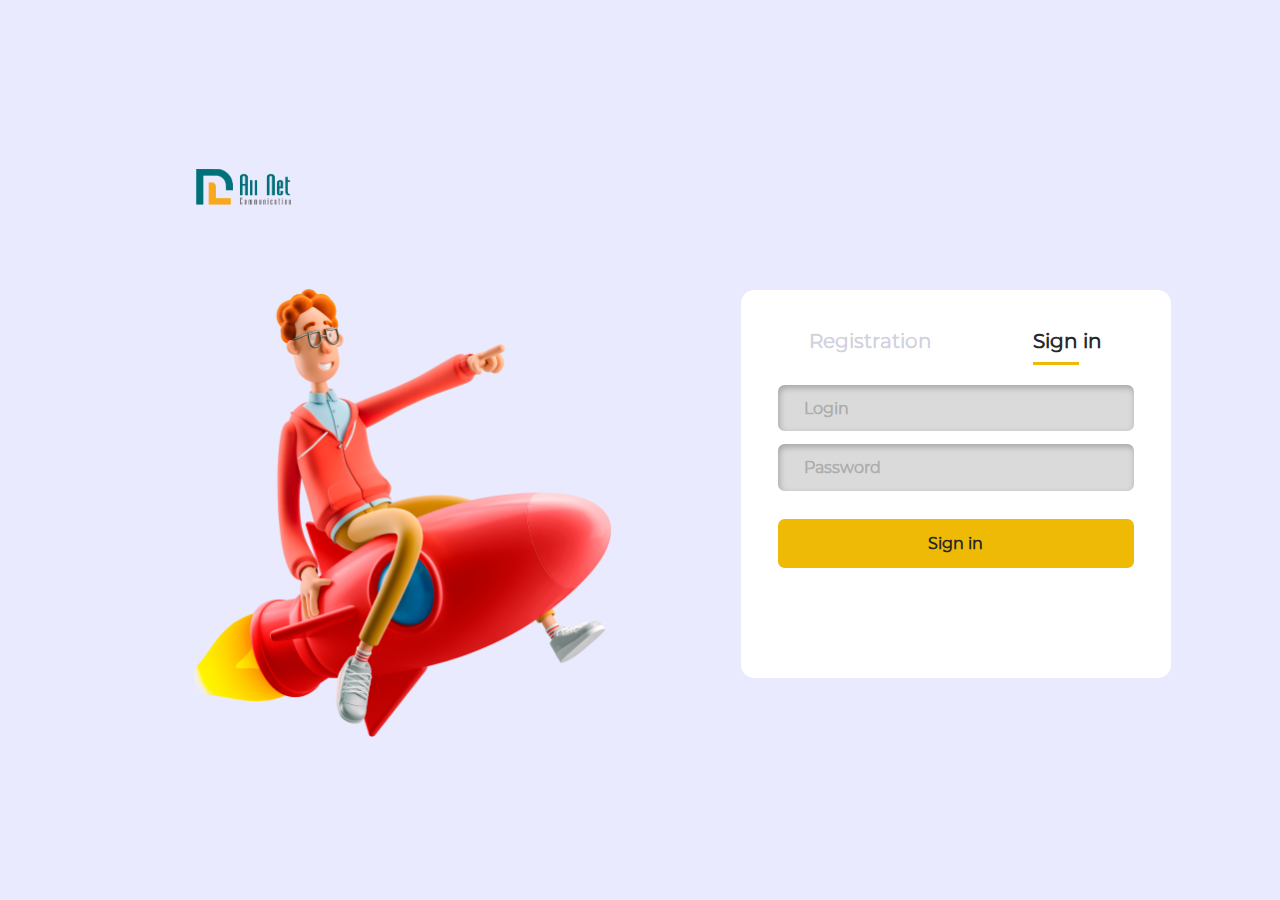
<file: signInPage/signIn.html>
<!DOCTYPE html>
<html lang="en">
<head>
    <meta charset="UTF-8">
    <meta http-equiv="X-UA-Compatible" content="IE=edge">
    <meta name="viewport" content="width=device-width, initial-scale=1.0">
    <title>Document</title>
    <link rel="stylesheet" href="./signIn.css">
    <!-- <link rel="preconnect" href="https://fonts.gstatic.com" crossorigin> -->
    <script src="../environment.js"></script>

</head>
<body>
    <section class="signIn">

        <div class="imgDiv">
            <a href="../index.html" class="Logo"><img  src="../images/logoTv.png" /></a>
            <p class="signInImg"><img src="../images/signInImg.png" width="741px" height="740px"/></p>
        </div>
        <div class="signInLogDiv">
            <div class="linkDiv">
                <a href="../registerPage/register.html" class="linkRegSign ">Registration</a>
                <a href="./signIn.html" class="linkRegSign activeLink">Sign in</a>
            </div>

            <form class="formSignIn"> 
                <input type="text" class="passwordInpur" placeholder="Login"/>
                <p class="PasswordP">
                    <input class="passwordInpur" type="password" placeholder="Password" />
                </p>
            </form>
            <a  href="../forgetPassword/forget.html" class="forgetPassword">Forgot your password ?</a>
            <a  href="../channelMainPage/channelMainPage.html" class="signInMainButton">
                Sign in
            </a>
            <p class="footer">
                Registration via social networks
            </p>
        </div>
    </section>
    
    <script src="./signIn.js"></script>
</body>
</html>
</file>
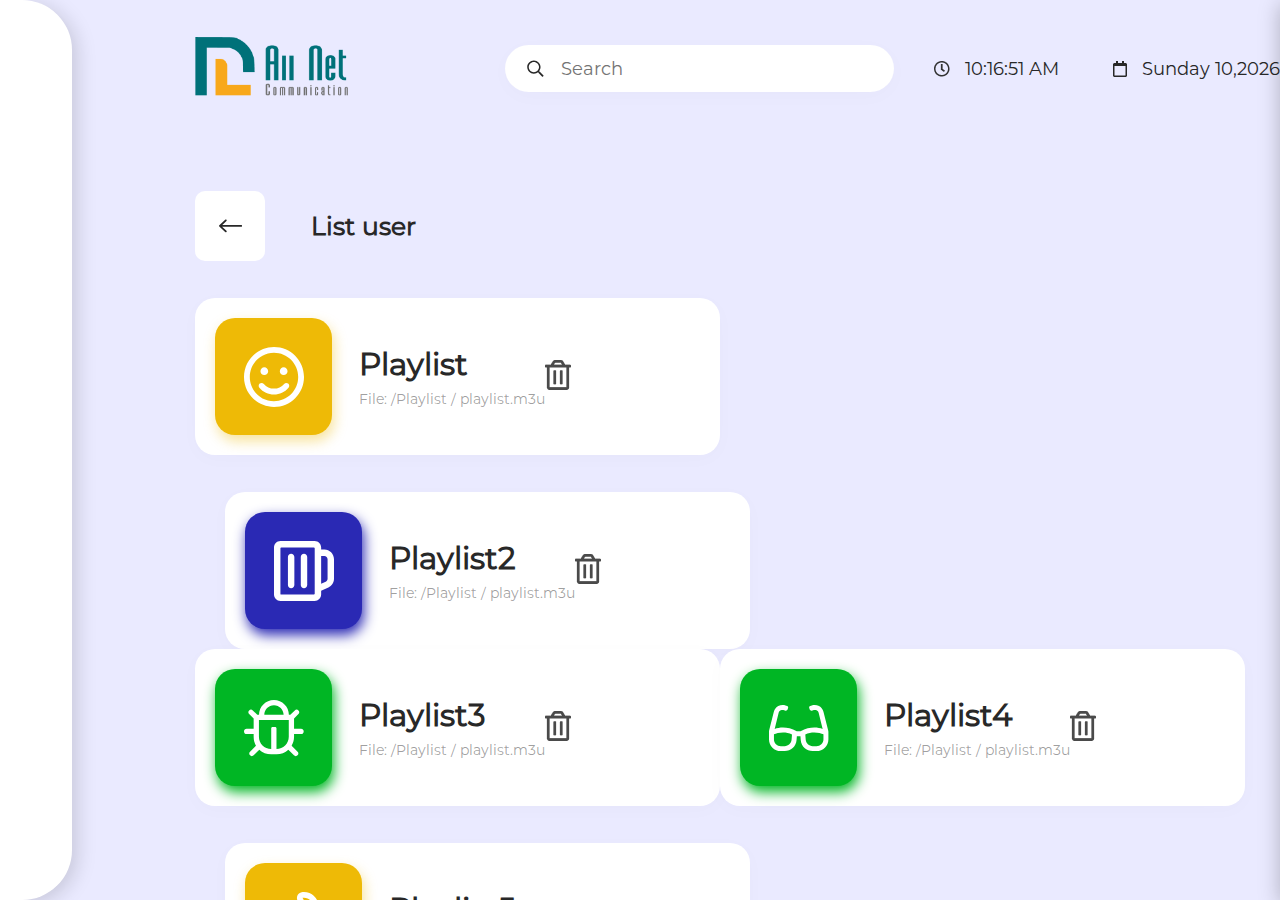
<file: userList/userList.html>
<!DOCTYPE html>
<html lang="en">
<head>
    <meta charset="UTF-8">
    <meta http-equiv="X-UA-Compatible" content="IE=edge">
    <meta name="viewport" content="width=device-width, initial-scale=1.0">
    <title>Document</title>
    <link rel="preconnect" href="https://fonts.gstatic.com" crossorigin>
    <link rel="stylesheet" href="../playList/playlist.css">
    <link rel="stylesheet" href="../css/menyu.css">
    <link rel="stylesheet" href="./threepagerespons.css">



  

</head>
<body>
    <section class="playListMain">
        <div class="notification">
            <div class="slackBack">
                <p class="backSlack"></p>
                <p class="backTitle">Notifications</p>
            </div>
            <div class="mainNotificationHiden">
                <div class="innerScroll"></div>
            </div>
        </div>
        <!-- menyu -->
        <div class="menyu">
            <div class="menyuChild">
                <label>
                    <img class="menyuSlack" src="../images/menyuSlack.png"/>
                    <div class="labelChild">
                        <a class="closMenyu">Menu</a>
                        <p class="closeMenyuItem">
                            <svg class="svg" width="30" height="30" viewBox="0 0 30 30" fill="none" xmlns="http://www.w3.org/2000/svg">
                                <g opacity="0.7">
                                <path d="M1.2627 1.26259C1.96006 0.565223 3.09071 0.565223 3.78808 1.26259L28.8399 26.3144C29.5372 27.0117 29.5372 28.1424 28.8399 28.8398C28.1425 29.5371 27.0118 29.5371 26.3145 28.8398L1.26269 3.78797C0.56533 3.0906 0.56533 1.95995 1.2627 1.26259Z" fill="#282828"/>
                                <path d="M1.26269 28.8397C0.565329 28.1423 0.565329 27.0117 1.26269 26.3143L26.3145 1.26252C27.0118 0.565161 28.1425 0.565161 28.8399 1.26253C29.5372 1.95989 29.5372 3.09054 28.8399 3.78791L3.78807 28.8397C3.09071 29.5371 1.96006 29.5371 1.26269 28.8397Z" fill="#282828"/>
                                </g>
                            </svg>
                            <img class="srcImg" src="../images/replace.png" alt=""/>
                        </p>
                    </div>
                </label>
                <label>
                    <img class="menyuSlack" src="../images/menyuSlack.png"/>
                    <div class="labelChild">
                        <a href="../channelMainPage/channelMainPage.html">Home</a>
                        <a class="label" href="../channelMainPage/channelMainPage.html">
                            <svg width="39" height="30" viewBox="0 0 39 30" fill="none" xmlns="http://www.w3.org/2000/svg">
                                <path d="M38.255 14.4295L21.6778 0.805369C21.0738 0.268456 20.2013 0 19.3288 0C18.3892 0 17.5168 0.268456 16.9127 0.805369L0.335559 14.4295C0.134217 14.6309 -1.14441e-05 14.8993 -1.14441e-05 15.2349C-1.14441e-05 15.5034 0.0671026 15.7718 0.201331 15.906L0.939586 16.7785C1.07381 16.9799 1.40938 17.1141 1.74495 17.1141C2.01341 17.1141 2.21475 17.047 2.4161 16.9128L4.29529 15.3691V27.8523C4.29529 29.0604 5.23489 30 6.44294 30H15.0335C16.1745 30 17.1141 29.0604 17.1812 27.8523V20.8725H21.4765V27.8523C21.4765 29.0604 22.4161 30 23.6241 30H32.2147C33.3557 30 34.2953 29.0604 34.3624 27.9195V15.3691L36.1745 16.9128C36.3758 17.047 36.5772 17.1812 36.8456 17.1812C37.1812 17.1812 37.5168 16.9799 37.7181 16.7785L38.3892 15.906C38.5235 15.7718 38.6577 15.5034 38.6577 15.2349C38.6577 14.8993 38.4564 14.6309 38.255 14.4295ZM31.0738 26.7785H24.698V19.7987C24.6309 18.6577 23.6913 17.7181 22.5503 17.651H16.1074C14.8993 17.7181 13.9597 18.6577 13.9597 19.7987V26.7785H7.51677V12.7517L19.3288 3.02013L31.1409 12.7517L31.0738 26.7785Z" fill="#282828" fill-opacity="0.7"/>
                            </svg>
                        </a>
                    </div>
                </label>
                <label>
                    <img class="menyuSlack" src="../images/menyuSlackBlue.png"/>
                    <div class="labelChild">
                        <a href="../playList/PlayList.html">Load playlist</a>
                        <a class="label" href="../playList/PlayList.html">
                            <svg width="34" height="34" viewBox="0 0 34 34" fill="none" xmlns="http://www.w3.org/2000/svg">
                                <path d="M31.8199 14.25H19.4449V1.875C19.4449 1.1875 18.7574 0.5 18.0699 0.5H15.3199C14.5465 0.5 13.9449 1.1875 13.9449 1.875V14.25H1.56992C0.796478 14.25 0.194916 14.9375 0.194916 15.625V18.375C0.194916 19.1484 0.796478 19.75 1.56992 19.75H13.9449V32.125C13.9449 32.8984 14.5465 33.5 15.3199 33.5H18.0699C18.7574 33.5 19.4449 32.8984 19.4449 32.125V19.75H31.8199C32.5074 19.75 33.1949 19.1484 33.1949 18.375V15.625C33.1949 14.9375 32.5074 14.25 31.8199 14.25Z" fill="white"/>
                            </svg>
                        </a>
                    </div>
                </label>
                <label class="active-class">
                    <img class="menyuSlack" src="../images/menyuSlack.png"/>
                    <div class="labelChild">
                        <a href="../userList/userList.html">User list</a>
                        <a class="label" href="../userList/userList.html">
                            <svg width="27" height="30" viewBox="0 0 27 30" fill="none" xmlns="http://www.w3.org/2000/svg">
                                <path opacity="0.7" d="M18.3398 17.8125C16.6406 17.8125 15.8789 18.75 13.125 18.75C10.3125 18.75 9.55078 17.8125 7.85156 17.8125C3.51562 17.8125 0 21.3867 0 25.7227V27.1875C0 28.7695 1.23047 30 2.8125 30H23.4375C24.9609 30 26.25 28.7695 26.25 27.1875V25.7227C26.25 21.3867 22.6758 17.8125 18.3398 17.8125ZM23.4375 27.1875H2.8125V25.7227C2.8125 22.9102 5.03906 20.625 7.85156 20.625C8.73047 20.625 10.0781 21.5625 13.125 21.5625C16.1133 21.5625 17.4609 20.625 18.3398 20.625C21.1523 20.625 23.4375 22.9102 23.4375 25.7227V27.1875ZM13.125 16.875C17.7539 16.875 21.5625 13.125 21.5625 8.4375C21.5625 3.80859 17.7539 0 13.125 0C8.4375 0 4.6875 3.80859 4.6875 8.4375C4.6875 13.125 8.4375 16.875 13.125 16.875ZM13.125 2.8125C16.1719 2.8125 18.75 5.39062 18.75 8.4375C18.75 11.543 16.1719 14.0625 13.125 14.0625C10.0195 14.0625 7.5 11.543 7.5 8.4375C7.5 5.39062 10.0195 2.8125 13.125 2.8125Z" fill="#282828"/>
                            </svg>
                        </a>
                    </div>
                </label>
                <label>
                    <img class="menyuSlack" src="../images/menyuSlack.png"/>
                    <div class="labelChild labelNot">
                    <a>Notyfications</a>
                    <a class="label labelNot" href="#">
                        <svg width="27" height="30" viewBox="0 0 27 30" fill="none" xmlns="http://www.w3.org/2000/svg">
                            <path d="M25.7338 21.2695C24.6205 20.0391 22.4525 18.2227 22.4525 12.1875C22.4525 7.67578 19.2884 4.04297 14.9525 3.10547V1.875C14.9525 0.878906 14.1322 0 13.1361 0C12.0814 0 11.2611 0.878906 11.2611 1.875V3.10547C6.92517 4.04297 3.7611 7.67578 3.7611 12.1875C3.7611 18.2227 1.59313 20.0391 0.479854 21.2695C0.128291 21.6211 -0.0474902 22.0898 0.0111035 22.5C0.0111035 23.4961 0.714228 24.375 1.8861 24.375H24.3275C25.4994 24.375 26.2025 23.4961 26.2611 22.5C26.2611 22.0898 26.0853 21.6211 25.7338 21.2695ZM3.93688 21.5625C5.16735 19.9805 6.51501 17.2266 6.5736 12.2461C6.5736 12.2461 6.5736 12.2461 6.5736 12.1875C6.5736 8.61328 9.50329 5.625 13.1361 5.625C16.7103 5.625 19.6986 8.61328 19.6986 12.1875C19.6986 12.2461 19.64 12.2461 19.64 12.2461C19.6986 17.2266 21.0463 19.9805 22.2767 21.5625H3.93688ZM13.1361 30C15.1869 30 16.8275 28.3594 16.8275 26.25H9.3861C9.3861 28.3594 11.0267 30 13.1361 30Z" fill="#696969"/>
                        </svg>
                    </a>
                </div>
                </label>
                <label>
                    <img class="menyuSlack" src="../images/menyuSlack.png"/>
                    <div class="labelChild">
                        <a href="../settings/settings.html">Settings</a>
                        <a class="label" href="../settings/settings.html">
                            <svg width="30" height="30" viewBox="0 0 30 30" fill="none" xmlns="http://www.w3.org/2000/svg">
                                <path d="M27.2622 13.8194L29.2591 12.7296C29.8208 12.4268 30.1328 11.7608 29.9456 11.0949C29.2591 8.55197 27.8239 6.25126 25.9518 4.37437C25.4525 3.95056 24.7037 3.82947 24.1421 4.13219L22.1452 5.28254C21.5211 4.79818 20.8347 4.43491 20.0859 4.13219V1.89203C20.0859 1.22603 19.649 0.68113 18.9626 0.499495C16.4041 -0.166498 13.5959 -0.166498 11.0374 0.499495C10.351 0.68113 9.91414 1.22603 9.91414 1.89203V4.13219C9.1653 4.43491 8.47886 4.79818 7.85483 5.28254L5.85793 4.13219C5.2963 3.82947 4.54746 3.95056 4.04823 4.37437C2.17614 6.25126 0.740862 8.55197 0.054426 11.0949C-0.132784 11.7608 0.179232 12.4268 0.740862 12.7296L2.73776 13.8194C2.67536 14.2432 2.67536 14.6065 2.67536 15.0303C2.67536 15.3935 2.67536 15.7568 2.73776 16.1201L0.740862 17.2704C0.179232 17.5732 -0.132784 18.2392 0.054426 18.9051C0.740862 21.448 2.17614 23.7487 4.04823 25.6256C4.54746 26.0494 5.2963 26.1705 5.85793 25.8678L7.85483 24.7175C8.47886 25.2018 9.1653 25.5651 9.91414 25.8678V28.108C9.91414 28.774 10.351 29.3189 11.0374 29.5005C13.5959 30.1665 16.4041 30.1665 18.9626 29.5005C19.649 29.3189 20.0859 28.774 20.0859 28.108V25.8678C20.8347 25.5651 21.5211 25.2018 22.1452 24.7175L24.1421 25.8678C24.7037 26.1705 25.4525 26.0494 25.9518 25.6256C27.8239 23.7487 29.2591 21.448 29.9456 18.9051C30.1328 18.2392 29.8208 17.5732 29.2591 17.2704L27.2622 16.1201C27.3246 15.3935 27.3246 14.6065 27.2622 13.8194ZM23.9549 17.6942L26.7006 19.2079C26.2014 20.4793 25.5149 21.6902 24.5789 22.7195L21.8332 21.2059C19.8363 22.8406 19.5866 23.0222 17.0905 23.8698V26.9576C16.4041 27.0787 15.7176 27.1393 14.9688 27.1393C14.2824 27.1393 13.5959 27.0787 12.9095 26.9576V23.8698C10.4134 23.0222 10.1013 22.8406 8.16685 21.2059L5.4211 22.7195C4.48506 21.6902 3.79862 20.4793 3.29939 19.2079L6.04514 17.6942C5.54591 15.1514 5.54591 14.8486 6.04514 12.3058L3.29939 10.7921C3.79862 9.52069 4.48506 8.30979 5.4211 7.28052L8.16685 8.79415C10.1637 7.15943 10.4134 6.9778 12.9095 6.13017V3.04238C13.5959 2.92129 14.2824 2.86075 15.0312 2.86075C15.7176 2.86075 16.4041 2.92129 17.0905 3.04238V6.13017C19.5866 6.9778 19.8987 7.15943 21.8332 8.79415L24.5789 7.28052C25.5149 8.30979 26.2014 9.52069 26.7006 10.7921L23.9549 12.3058C24.4541 14.8486 24.4541 15.1514 23.9549 17.6942ZM15.0312 9.15742C11.7238 9.15742 9.04049 11.8214 9.04049 14.9697C9.04049 18.1786 11.7238 20.782 15.0312 20.782C18.2762 20.782 21.0219 18.1786 21.0219 14.9697C21.0219 11.8214 18.2762 9.15742 15.0312 9.15742ZM15.0312 17.8759C13.3463 17.8759 12.0358 16.6044 12.0358 14.9697C12.0358 13.3956 13.3463 12.0636 15.0312 12.0636C16.6537 12.0636 18.0266 13.3956 18.0266 14.9697C18.0266 16.6044 16.6537 17.8759 15.0312 17.8759Z" fill="#282828"/>
                            </svg>
                        </a>
                    </div>
                </label>
            </div>
        </div>

        
        <!-- example Notification for displayed Page -->
        <div id="findNotification">
            <div class="notificationChild">
                <p class="notIcon bacColoGreen"></p>
                <div class="titleNoteMini">
                    <p class="titlering">Lorem Ipsum is simply dummy text of the </p>
                    <p class="timering">24 mi ago </p>
                </div>
                <p class="deletButton"></p>
            </div>
            <p class="notMessige">
                Lorem Ipsum is simply dummy text of thesdcjnw eeeeeocfnwcnowinco\ wedcwek mpwemo pcmpo ecmweop powekpo 
            </p>
        </div>

        <div class="childPlayList">
            <header class="header">
                <a href="../channelMainPage/channelMainPage.html"><img src="../images/logoTv.png" width="415px" height="159px"/></a>
                <div class="ProUl">
                    <form><input type="text" placeholder="Search"/></form>
                    <p><img src="../images/clock.png" alt="calendar Img"/><span class="clock"></span></p>
                    <p><img src="../images/calendar.png" alt="calendar Img"/><span class="calendar"></span></p>
                </div>
            </header>
            <p class="arrowBack"><a href="../channelMainPage/channelMainPage.html"><img src="../images/arrowBack.svg"/></a><span>List user</span></p>
            <div class="mainPlayList" id="ListDiv">
                <div class="listForPlayList">
                    <p class="imgIconForPlaylist">
                        <img src="../images/smile.svg" alt=""/>
                    </p>
                    <div class="descriptionDiv">
                        <span class="innerText">Playlist</span>
                        <span>File: /Playlist / playlist.m3u </span>
                    </div> 
                    <button class="deleteButton">
                        <img src="../images/trash-alt.png" alt=""/>
                    </button>
                </div>

                <div class="listForPlayList">
                    <p class="imgIconForPlaylist">
                        <img src="../images/beer.svg" alt=""/>
                    </p>
                    <div class="descriptionDiv">
                        <span class="innerText">Playlist2</span>
                        <span>File: /Playlist / playlist.m3u </span>
                    </div> 
                    <button class="deleteButton">
                        <img src="../images/trash-alt.png" alt=""/>
                    </button>
                </div>

                <div class="listForPlayList">
                    <p class="imgIconForPlaylist">
                        <img src="../images/bug.svg" alt=""/>
                    </p>
                    <div class="descriptionDiv">
                        <span class="innerText">Playlist3</span>
                        <span>File: /Playlist / playlist.m3u </span>
                    </div> 
                    <button class="deleteButton">
                        <img src="../images/trash-alt.png" alt=""/>
                    </button>
                </div>

                <div class="listForPlayList">
                    <p class="imgIconForPlaylist">
                        <img src="../images/glasses.svg" alt=""/>
                    </p>
                    <div class="descriptionDiv">
                        <span class="innerText">Playlist4</span>
                        <span>File: /Playlist / playlist.m3u </span>
                    </div> 
                    <button class="deleteButton">
                        <img src="../images/trash-alt.png" alt=""/>
                    </button>
                </div>

                <div class="listForPlayList">
                    <p class="imgIconForPlaylist">
                        <img src="../images/poo.svg" alt=""/>
                    </p>
                    <div class="descriptionDiv">
                        <span class="innerText">Playlist5</span>
                        <span>File: /Playlist / playlist.m3u </span>
                    </div> 
                    <button class="deleteButton">
                        <img src="../images/trash-alt.png" alt=""/>
                    </button>
                </div>

                <div class="listForPlayList">
                    <p class="imgIconForPlaylist">
                        <img src="../images/meh.svg" alt=""/>
                    </p>
                    <div class="descriptionDiv">
                        <span class="innerText">Playlist6</span>
                        <span>File: /Playlist / playlist.m3u </span>
                    </div> 
                    <button class="deleteButton">
                        <img src="../images/trash-alt.png" alt=""/>
                    </button>
                </div>
            </div>

        </div>
    </section>
    <script src="../playList/playAndUser.js"></script>
    <script src="./threePage.js"></script>
    <script src="../js/menyu.js"></script>

</body>
</html>
</file>
<file: css/mainPage.css>
@font-face {
    font-family: "Montserrat-Regular";
    src: url("../fonts/Montserrat-Regular.otf");
}

* {
    margin:0;
    padding:0;
    box-sizing: border-box;
    font-family: 'Montserrat-Regular' !important;
}

body {
    cursor: context-menu;
    background: white;
}

.mainPage {
    /* background:  radial-gradient(114.97% 114.97% at 39.4% 114.97%, #B1B1FF 0%, #E3E2FF 100%); */
    background: #EAEAFF;
    width: 100vw;
    height: 100vh;
    display: flex;
    justify-content: center;
    align-items: center;
}

.imgDiv img:nth-child(1) {
    width: 276.67px;
    height: 106px;
    mix-blend-mode: darken;

}


.imgDiv img:nth-child(2) {
    width: 581.33px;
    height: 362px;
}

.imgDiv {
    display: flex;
    flex-direction: column;
    align-items: center;
}

.mainDescriptionDiv {
    display: flex;
    flex-direction: column;
}

.mainDescriptionDiv h2 {
    max-width: 450px;
    font-style: normal;
    font-weight: 600;
    font-size: 39.3333px;
    line-height: 48px;
}

.mainDescriptionDiv p {
    max-width: 450px;
    font-style: normal;
    font-weight: normal;
    font-size: 14px;
    line-height: 18px;
    margin:23px 0;
    font-family: "Montserrat-Regular" !important;
    opacity: 0.7;
}

.buttonDiv {
    display: flex;
    margin-bottom: 37px;
}

.buttonDiv a:nth-child(1) {
    margin-right: 18px;
}

.buttonDiv a {
    text-decoration: none;
    display: flex;
    justify-content: center;
    align-items: center;
    width: 177.33px;
    height: 48.67px;
    background: #EEBA06;
    box-shadow: 0px 14px 36.6667px rgba(0, 0, 0, 0.15);
    border-radius: 6.66667px;
    font-style: normal;
    font-weight: 600;
    font-size: 16px;
    color: #282828;
    transition: 0.4s;
}

.button2 {
    background: #5C58FF !important;
    color: white !important;
}

.telCanalIcon {
    display: flex;
    align-items: center;
}

.telCanalIcon img {
    margin-right: 19px;
}

.telCanalIcon img {
    width: min-content;
    height: min-content;
}

.telCanalIcon img:nth-child(4) {
    mix-blend-mode: darken;
}

.activehoverParentLogo {
    transform: scale(1.2);
    /* border: 3px dotted #00b62449; */
    box-shadow: 0px 5px 23.6667px #ffffff;
}

.activebuttonhover{
    background: #00B624 !important;
    transform: translateY(-10px) !important;
    color: white !important;
}
</file>
<file: css/header.css>
/* header */
.header {
    display: flex;
    justify-content: space-between;
    align-items: center;
}

.header a > img {
    width: 100%;
    height: 100%;
    object-fit: cover;
}

.header > a {
    width: 102px;
    height: 39.33px;
}

.ProUl {
    display: flex;
    justify-content: space-between;
}

.playlistInput {
    width: 259.33px;
    height: 31.33px;
    box-shadow: 0px 2.81459px 14.0729px rgba(0, 0, 0, 0.02);
    margin-right: 26px;
}

.inputSearchList {
    width: 100%;
    height: 100%;
    padding-left: 37px;
    background-image: url("../images/search.svg");
    background-repeat: no-repeat;
    background-size: 12px 11px;
    background-position: 13px;
    border: 2px solid transparent;
    border-radius: 35.1823px;
    outline: none !important;
    color: rgba(0, 0, 0, 0.692);
    font-size: 14px;
    font-weight: normal;
}

.ProUl p img {
    margin-right: 10px;
    width: 10.33px;
    height: 10.33px;
}

.ProUl p {
    display: flex;
    justify-content: center;
    align-items: center;
    color: black;
}

.clock {
    font-weight: 500;
    font-size: 14px;
    text-transform: uppercase;
    margin-right: 17px;
    color: rgba(40, 40, 40, 1);
    width: 90px;
}

.calendar {
    color: rgba(40, 40, 40, 1);
    font-weight: 500;
    font-size: 14px;
}
</file>
<file: forgetPassword/forget.css>
@font-face {
    font-family: "Montserrat-Regular";
    src: url("../fonts/Montserrat-Regular.otf");
}

* {
    margin:0;
    padding:0;
    box-sizing: border-box;
    font-family: 'Montserrat-Regular' !important;
}

.forgetPassword {
    width: 430px;
    height: 252.67px;
    background: #FFFFFF;
    border-radius: 13.3333px;
    margin: 0 auto;
    margin-top: 166px;
    padding:  39px 37px;
    position: relative;
}

.paswordtitle {
    font-weight: bold;
    font-size: 20px;
    color: #010023;
    margin-bottom: 24px;
}

.changingInput {
    font-weight: 600;
    font-size: 16px;
    color: #282828;
    padding-left: 26px;
    width: 100%;
    height: 46.67px;
    box-shadow: inset 1.33333px 2.66667px 6.66667px rgba(0, 0, 0, 0.25);
    border-radius: 6.66667px;
    background: #28282810;
    border: none;
    margin-bottom: 23px;
    outline: none;
    border: 2px solid transparent;
}

.confirmButton {
    background: #EEBA06;
    border-radius: 6.66667px;
    width: 100%;
    height: 48.67px;
    border: none;
    outline: none;
    font-weight: 600;
    font-size: 16px;
    cursor: pointer;
}

.playListMain {
    position: relative;
    overflow-x: hidden !important;
    width: 100vw;
    height: 100vh;
    background: #EAEAFF;
}

.childPlayList {
    max-width: 1120px;
    width: 100%;
    margin-left: 106px;
    margin-top: 25px;
}

.goBAckSlack {
    background: rgba(196, 196, 196, 0.2);
    border-radius: 3.33333px;
    width: 33.33px;
    height: 33.33px;
    background-image: url("../images/goBackSvg.svg");
    background-size: 11px;
    background-position: center;
    border: none;
    outline: none;
    background-repeat: no-repeat;
    position: absolute;
    left: 18px;
    top: 21px;
}

.letterReceive {
    display: flex;
    align-items: center;
    flex-direction: column;
    display: none;
}

.recLetDescription {
    font-weight: bold;
    font-size: 20px;
    color: #010023;
    margin-top: 22px;
    text-align: center;
    max-width: 330px;
}

.recLetter {
    width: 119px;
    height: 114px;
}



.inputSearchHover {
    border: 2px solid #EEBA06 !important;
    transition: 0.4s  !important;
}

.hoverLinkForButton {
    color: white !important;
    background: #4F4DFF !important;
    transition: 0.4s;
}

.hoverRefresh {
    transform: scale(1.1);
    border: 2px solid #00B624 !important;
}
</file>
<file: forgetPassword/newPassword.css>
.changingInput {
    margin-bottom: 18px;
}

.confirmnewPassword {
    width: 100%;
    height: 48.67px;
    border-radius: 6.66667px;
    background: #EEBA06;
    display: flex;
    justify-content: center;
    align-items: center;
    cursor: pointer;
    font-weight: 600;
    font-size: 16px;
    text-decoration: none;
    color: #282828;
}

.forgetPassword {
    width: 430px;
    height: 310px;
    background: #FFFFFF;
    border-radius: 13.3333px;
    margin: 0 auto;
    margin-top: 166px;
    padding:  39px 37px;
    position: relative;
}


/* emulator style */

.inputSearchHover {
    border: 2px solid #EEBA06 !important;
}

.hoverLinkForButton {
    color: white !important;
    background: #4F4DFF !important;
    transition: 0.4s;
}
</file>
<file: playList/playlist.css>
@font-face {
    font-family: "Montserrat-Regular";
    src: url("../fonts/Montserrat-Regular.otf");
}

* {
    margin:0;
    padding:0;
    box-sizing: border-box;
    font-family: 'Montserrat-Regular' !important;
}

body {
    cursor: context-menu;
    background:  white;
    /* font-family: 'Montserrat' !important; */
}


@media screen and (min-width:1919px) and (max-width:2000px)  {
    .deleteButton {
        margin-left: 122px;
    }
}

.playListMain {
    position: relative;
    overflow-x: hidden !important;
    width: 100vw;
    height: 100vh;
    background: #EAEAFF;
}

.childPlayList {
    max-width: 1660px;
    margin-left: 195px;
    padding-top: 37px;
}

.ProUl {
    display: flex;
    align-items: center;
}

.header {
    display: flex;
    justify-content: space-between;
    align-items: center;
}

.header a > img {
    width: 153px;
    height: 59px;
}

.ProUl input {
    width: 389px;
    height: 47px;
    background: #FFFFFF;
    border-radius: 52px;
    font-size: 18px;
    font-weight: 400;
    padding-left: 56px;
    border: none;
    background-image: url("../images/search.svg");
    background-repeat: no-repeat;
    background-size: 17px 17px;
    background-position: 22px;
    color: rgba(0, 0, 0, 0.692);
    margin-right: 40px;
    box-shadow: 0px 4.22188px 21.1094px rgba(0, 0, 0, 0.02);
}

.clock {
    font-weight: 500;
    font-size: 18px;
    margin-right: 40px;
    color: rgba(40, 40, 40, 1);
    width: 108px;
}

.ProUl p img {
    margin-right: 15px;
}

.ProUl p {
    display: flex;
    justify-content: center;
    align-items: center;
    color: black;
}

.calendar {
    color: rgba(40, 40, 40, 1);
    font-weight: 500;
    font-size: 18px;
}

.arrowBack {
    display: flex;
    align-items: center;
    color: #282828;
    margin-top: 91px;
    font-weight: bold;
    font-size: 25px;
}

.arrowBack span{
    margin-left: 46px;
}

.arrowBack a {
    width: 70px;
    height: 70px;   
    background: #FFFFFF;
    border-radius: 10px; 
    display: flex;
    justify-content: center;
    align-items: center;
}

.arrowBack a img {
    width: 23px;
}

.formForColor {
    width: 720px;
    height: 438px;
    margin-top: 70px;
    padding: 30px 32px 43px 25px;
    background: #FFFFFF;
    border-radius: 10px;

}

.formForColor input {
    width: 100%;
    height: 79px;
    background: rgba(0, 0, 0, 0.1);
    padding-left: 33px;
    border-radius: 5px;
    color: rgba(0, 0, 0, 0.8);
    font-weight: 600;
    font-size: 27px;
    border: none;
    border-radius: 5px;
    outline: none;
    box-shadow: inset 2px 4px 10px rgba(0, 0, 0, 0.25);
}

.formForColor input::placeholder {
    color: rgba(0, 0, 0, 0.2);
}

.titleColor {
    font-weight: bold;
    font-size: 18px;
    margin: 21px 0 18px 0;
    text-transform: uppercase;
}

.color {
    width: 40px;
    height: 40px;
    border-radius: 100px;
    cursor: pointer;
}

.colorDiv {
    width: 288px;
    display: flex;
    justify-content: space-between;
    position: relative;
}

.colorDiv .color {
    position: relative;
}

.color:nth-child(1) {
    background-color:#00B624;
}   

.color:nth-child(2) {
    background-color: #4F4DFF;
}

.color:nth-child(3) {
    background-color: #FF1F00;
}

.color:nth-child(4) {
    background-color: #0085FF;
}

.color:nth-child(5) {
    background-color: #FF607C;
}

.ActiveColor::after {
    position: absolute;
    content: "";
    width: 38px;
    height: 38px;
    border-radius: 100px;
    left: -6px;
    top: -6px;
    border: 2px solid var(--check-secondary);
    padding: 5px;
}

.titleIcon {
    font-weight: bold;
    font-size: 18px;
    margin-top: 23px;
    margin-bottom: 14px;
    color: black;
    text-transform: uppercase;
}

.chooseIcon {
    display: flex;
    width: 372px;
    justify-content: space-between;
}

.icon {
    width: 47px;
    height: 47px;
    border-radius: 5px;
    box-shadow: 0px 4px 10px rgba(0, 0, 0, 0.1);
    display: flex;
    justify-content: center;
    align-items: center;
    cursor: pointer;
}

.selectedIcon {
    border: 2px solid #00B624;;
}

.iconButton {
    width: 100%;
    height: 56px;
    border-radius: 5px;
    background: #EEBA06;
    box-shadow: 0px 41px 55px rgba(0, 0, 0, 0.1);   
    display: flex;
    justify-content: center;
    align-items: center;
    font-weight: 600;
    font-size: 24px;
    border: none;
    margin-top: 23px;
    cursor: pointer;
    transition: 0.3S;
}

.iconButton:hover {
    background:#4F4DFF;
    color: white;
}

.mainPlayList{
    display: flex;
    /* justify-content: space-between; */
    flex-wrap: wrap;
    width: 100%;
    margin-top: 37px;
}

.mainPlayList .listForPlayList:nth-child(3n+2) {
    margin: 0 30px;
}

.listForPlayList {
    cursor: pointer;
    width: 525px;
    height: 157px;
    padding: 20px 30px 20px 20px;
    background: #FFFFFF;
    border-radius: 20px;
    box-shadow: 0px 4px 20px rgba(0, 0, 0, 0.02);
    display: flex;
    align-items: center;
    margin-bottom: 37px;
}

.listForPlayList:hover {
    outline: 3px solid #00B624;
}

.imgIconForPlaylist {
    width: 117.37px;
    height: 117.37px;
    background: #EEBA06;
    box-shadow: 2px 6px 13px rgba(238, 186, 6, 0.4);
    border-radius: 20px;
    display: flex;
    justify-content: center;
    align-items: center;
    margin-right: 27px;
}

.imgIconForPlaylist img {
    width: 60px;
    height: 60px;
}

.adding-Content {
    display: none;
}

.descriptionDiv {
    display: flex;
    flex-direction: column;
    justify-content: space-between;
}

.descriptionDiv span:nth-child(1) {
    font-weight: bold;
    font-size: 31px;
    color: #282828;
    margin-bottom: 7px;
}

.descriptionDiv span:nth-child(2) {
    font-weight: 500;
    font-size: 14px;
    color: #28282870;
}

.deleteButton {
    background: transparent;
    border: none;
    /* margin-left: 122px; */
    cursor: pointer;
}

.listForPlayList:nth-child(1) .imgIconForPlaylist {
    background: #EEBA06;
}

.listForPlayList:nth-child(2) .imgIconForPlaylist {
    background: #2A29B4;
    box-shadow: 2px 6px 13px #2A29B4;

}

.listForPlayList:nth-child(3) .imgIconForPlaylist {
    background: #00B624;
    box-shadow: 2px 6px 13px #00B624;
}

.listForPlayList:nth-child(4) .imgIconForPlaylist {
    background: #00B624;
    box-shadow: 2px 6px 13px #00B624;

}

.listForPlayList:nth-child(6) .imgIconForPlaylist {
    background: #2A29B4;
    box-shadow: 2px 6px 13px #2A29B4;
}

@media screen and (min-width:2560px) and (max-width:3840px) {

    .childPlayList {
        margin-top: 74px;
        margin-left: 390px;
        max-width: 3300px;
    }

    /* header */
    .header a > img {
        width: 306px;
        height: 118px;
    }

    .ProUl input {
        width: 778px;
        height: 94px;
        box-shadow: 0px 8.44376px 42.2188px rgba(0, 0, 0, 0.02);
        border-radius: 105.547px;
        background-size: 34px 34px;
        background-position: 43px;
        font-weight: normal;
        font-size: 36px;
        padding-left: 112px;
        margin-right: 80px;
    }

    .clock {
        font-weight: 500;
        font-size: 36px;
        width: 200px;
        margin-right: 81px;
    }

    .ProUl p img {
        width: 31px;
        height: 31px;
        margin-right: 30px;
    }

    .calendar {
        font-weight: 500;
        font-size: 36px;
    }
    /* arrow */

    .arrowBack {
        margin-top: 94px !important;
        font-weight: bold !important;
        font-size: 33.3333px !important;
        text-transform: uppercase !important;
    }

    .arrowBack a {
        width: 139.56px !important;
        height: 139.45px !important;
        border-radius: 20px !important;
    }

    .arrowBack span {
        margin-left: 92px !important;
    }

    .arrowBack a img {
        width: 47px !important;
    }

    .formForColor {
        width: 1440px;
        height: 876px;
        box-shadow: 0px 8px 40px rgba(0, 0, 0, 0.02);
        border-radius: 20px;
        padding: 60px 64px 60px 50px;
    }

    .formForColor input {
        height: 158px;
        box-shadow: inset 4px 8px 20px rgba(0, 0, 0, 0.25);
        border-radius: 10px;
        font-weight: 600;
        font-size: 54px;
        padding-left: 66px;
    }

    .titleColor {
        margin: 42px 0 36px;
        font-weight: bold;
        font-size: 36px;
    }

    .colorDiv {
        width: 600px;
    }

    .color {
        width: 80px;
        height: 80px;
        border-radius: 200px;
    }

    .ActiveColor::after {
        width: 79px;
        height: 79px;
    }

    .titleIcon {
        font-weight: bold;
        font-size: 36px;
        margin: 46px 0 28px;
    }

    .chooseIcon {
        width: 744px;
    }

    .icon {
        width: 94px;
        height: 94px;
        box-shadow: 0px 8px 20px rgba(0, 0, 0, 0.1);
        border-radius: 10px;
    }

    .icon img:nth-child(1), 
    .icon img:nth-child(2),
    .icon img:nth-child(5),
    .icon img:nth-child(6) {
        width: 46px;
        height: 46px;
    }

    .icon img:nth-child(3) {
        width: 48px;
        height: 46px;
    }

    .icon img:nth-child(4) {
        width: 59px;
        height: 30px;
    }

    .iconButton {
        width: 1326px;
        height: 112px;
        box-shadow: 0px 82px 110px rgba(0, 0, 0, 0.1);
        border-radius: 10px;
        margin-top: 46px;
        font-weight: 600;
        font-size: 48px;
    }
}

@media screen and (min-width:2000px) and (max-width:2500px) {
    .header {
        width: 1715px;
    }
}


@media screen and (min-width:2000px) and (max-width:2560px) {

    .childPlayList {
        max-width: 2200px;
        width: 100%;
        margin-left: 260px;
        margin-top: 49px;
    }

    /* header */
    header > img {
        width: 204px !important;
        height: 78.67px !important;
    }

    .ProUl input {
        width: 518.67px;
        height: 62.67px;
        border-radius: 70.3647px;
        background-size: 23px 23px;
        font-size: 24px;
        background-position: 29px;
        padding-left: 74px;
        margin-right: 53px;
    }

    .clock {
        font-weight: 500;
        font-size: 24px;
        width: 140px;
        margin-right: 54px;
    }

    .ProUl p img {
        width: 20.67px;
        height: 20.67px;
        margin-right: 20px;
    }

    .calendar {
        font-weight: 500;
        font-size: 24px;    
    }

    /* arrow */
    .arrowBack {
        margin-top: 94px !important;
        font-weight: bold !important;
        font-size: 33.3333px !important;
        text-transform: uppercase !important;
    }

    .arrowBack a {
        width: 93.04px !important;
        height: 92.97px !important;
        border-radius: 13.3333px !important;
    }

    .arrowBack span {
       margin-left: 61px !important;
    }

    .arrowBack a img {
        width: 31px !important;
    }

    /* form */
    .formForColor {
        width: 960px;
        height: 584px;
        border-radius: 13.3333px;
        box-shadow: 0px 5.33333px 26.6667px rgba(0, 0, 0, 0.02);
        padding: 40px 42px 40px 33px;
    }

    .formForColor input {
        height: 105.33px;
        box-shadow: inset 2.66667px 5.33333px 13.3333px rgba(0, 0, 0, 0.25);
        border-radius: 6.66667px;
        font-weight: 600;
        font-size: 36px;
        padding-left: 44px;
    }

    .titleColor {
        margin: 28px 0 24px;
        font-weight: bold;
        font-size: 24px;
    }

    .colorDiv {
        width: 397px;
    }

    .color {
        width: 53px;
        height: 53px;
        border-radius: 133.333px;
    }

    .ActiveColor::after {
        width: 52px;
        height: 52px;
    }

    .titleIcon {
        font-weight: bold;
        font-size: 24px;
        margin: 30px 0 18px;
    }

    .chooseIcon {
        width: 492px;
    }

    .icon {
        width: 62.67px;
        height: 62.67px;
        box-shadow: 0px 5.33333px 13.3333px rgba(0, 0, 0, 0.1);
        border-radius: 6.66667px;
    }

    .icon img:nth-child(1), 
    .icon img:nth-child(2),
    .icon img:nth-child(5),
    .icon img:nth-child(6) {
        width: 30px;
        height: 30px;
    }


    .icon img:nth-child(3) {
        width: 32px;
        height: 30px;
    }

    .icon img:nth-child(4) {
        width: 36px;
        height: 30px;
    }

    
    .iconButton {
        width: 884px;
        height: 74.67px;
        box-shadow: 0px 54.6667px 73.3333px rgba(0, 0, 0, 0.1);
        border-radius: 6.66667px;
        margin-top: 30px;
        font-weight: 600;
        font-size: 32px;
    }
}
</file>
<file: css/menyu.css>
@font-face {
    font-family: "Montserrat-Regular";
    src: url("../fonts/Montserrat-Regular.otf");
}

* {
    margin:0;
    padding:0;
    box-sizing: border-box;
    font-family: 'Montserrat-Regular' !important;
}
/* menyu */
.menyu {
    /* display: none; */
    padding: 35px 13px 53px 0px;
    position: fixed;
    z-index: 1;
    width: 230px;
    height: 100%;
    background: #FFFFFF;
    box-shadow: 5px 4px 20px rgba(0, 0, 0, 0.15);
    border-top-right-radius: 50px;
    border-bottom-right-radius: 50px;
    left: -158px;
    transition: 0.5s;
}

.miniDivMenyu {
    display: flex;
    justify-content: space-between;
    align-items: center;
    width: 100%;
    height: 41.33px;
    position: relative;
    padding-left: 35px;
    margin-bottom: 32px;
}

.nameMenyu {
    color: #282828;
    opacity: 0.5;
    font-weight: 600;
    font-size: 16px;
}

.iconDivMenu {
    display: flex;
    justify-content: center;
    align-items: center;
    width: 41.33px;
    height: 41.33px;
    border-radius: 100%;
}

.slackPosition {
    position: absolute;
    left: 158px;
    display: none;
    transition: 0.5s;
    top: 10px;
}

.activeMenyu .slackPosition {
    display: block;
}

.activeMenyu .nameMenyu {
    opacity: 1;
}

.activeMenyu .iconDivMenu {
    background: #00B624;
}

.activeMenyu .iconDivMenu > svg path{
    fill: white;
}





.activeNoteforMenyu .slackPosition {
    display: block;
}

.activeNoteforMenyu .nameMenyu {
    opacity: 1;
}

.activeNoteforMenyu .iconDivMenu {
    background: #EE9F06 !important;
}

.activeNoteforMenyu .iconDivMenu > svg path{
    fill: white;
}

.svg1 {
    display: none;
}







/* notification */

.notification {
    width: 398px;
    height: 100%;
    position: fixed;
    right:-398px;
    top: 0;
    background: rgb(234, 234, 255);
    box-shadow: 0px 4px 20px rgba(0, 0, 0, 0.25);
    z-index: 1;
    padding: 33px 0px 30px 0px;
    transition: 0.5s;
}

.slackBack {
    width: 204px;
    display: flex;
    justify-content: space-between;
    align-items: center;
    margin-bottom: 0px;
    margin-left: 37px;
}

.backSlack {
    width: 46.52px;
    height: 46.48px;
    border-radius: 6.66667px;
    background: #FFFFFF;
    background-image: url("../images/backslack.svg");
    background-position: center;
    background-repeat: no-repeat;
    transition: 0.5s;
}

.backTitle {
    font-weight: bold;
    font-size: 16.6667px;
    color: #282828;
    text-transform: uppercase;
}

.notichild {
    display: flex;
    flex-direction: column;
    margin-bottom: 15px;
}

.notificationChild{
    display: flex;
    align-items: center;
}

.notIcon {
    width: 61px;
    height: 61px;
    background: #00B624;
    box-shadow: 1.5844px 4.75319px 10.2986px rgba(0, 182, 36, 0.4);
    border-radius: 15.844px;
    background-image: url("../images/bell.svg");
    background-position: center;
    background-repeat: no-repeat;
    margin-right: 19px;
    transition: 0.4s;
}

.titleNoteMini {
    min-width: 178px;
    display: flex;
    flex-direction: column;
}

.titlering{
    font-weight: bold;
    font-size: 14px;
    color: #282828;
    max-width: 171px;
    margin-bottom: 2px;
}


#clonedNote {
    display: flex;
    flex-direction: column;
    margin-bottom: 15px;
}

.clonedNote {
    display: flex;
    flex-direction: column;
    margin-bottom: 15px;
}

.timering {
    color: #282828;
    font-weight: 500;
    font-size: 14px;
    opacity: 0.4;
}
    
.deletButton {
    width: 17.5px;
    height: 20px;
    background-image: url("../images/deletIcon.svg");
    background-position: center;
    background-repeat: no-repeat;
    margin-left: 35px;
    transition: 0.4s;
}

.mainNotificationHiden {
    padding-left: 37px;
    width: 100%;
    height: 75vh;
    overflow: hidden;
}

.innerScroll {
    position: relative;
    margin-top: 37px;
    transition: 0.4s;
}


#findNotification {
    display: flex;
    flex-direction: column;
    margin-bottom: 15px;
    display: none !important;
}

.notMessige {
    display: none;
    font-weight: 500;
    font-size: 14px;
    color: #282828;
    line-height: 16px;
    margin-top: 15px;
    max-width: 253px;
}

.showNot {
    display: block !important;
    transition: 1s;
}

.bacColoGreen {
    background-color: #00B624;
    box-shadow: 1.5844px 4.75319px 10.2986px rgba(0, 182, 36, 0.4);
}

.bacColored {
    background-color: #FF1F00;
    box-shadow: 1.5844px 4.75319px 10.2986px rgba(255, 31, 0, 0.4);
}

.bacColoblue{
    background-color: #4F4DFF;
    box-shadow: 1.5844px 4.75319px 10.2986px rgba(79, 77, 255, 0.4);
}


/* emulator Style */
.backSlackHover {
    border: 2px solid #00B624;
    transform: scale(1.3);
}

.scaleRing {
    transform: scale(1.3);
    border: 2px solid white;
}

.scaleIcon {
    transform: scale(2);
}


/* menyu */

.activeHover {
    transform: scale(1.3);
    background: #EE9F06 !important;

}

.activeHover > svg path{
    fill: white !important;
}

.activeHover .svg2 rect {
    fill: white
}

.transformLeftMenyu {
    left: 0px !important;
}



.transformLeftMenyu .slackPosition {
    left: 0px;
}
</file>
<file: registerPage/register.css>
@font-face {
    font-family: "Montserrat-Regular";
    src: url("../fonts/Montserrat-Regular.otf");
}

* {
    margin:0;
    padding:0;
    box-sizing: border-box;
    font-family: 'Montserrat-Regular' !important;
}

.register {
    display: flex;
    justify-content: center;
    align-items: center;
    background: #EAEAFF;
    width: 100vw;
    height: 100vh;

}

img {
    width: 100%;
    height: 100%;
    object-fit: cover;
} 

.imgDiv a {
    display: block;
    width: 95.62px;
    height: 36.67px;
    margin-top: 52px;
    margin-left: 86px;
}

.imgDiv p {
    width: 494px;
    height: 493.33px;
    margin-top: 27px;
    margin-left: 86px;
}

.linkDiv {
    display: flex;
    justify-content: space-around;
    margin-bottom: 58px;
    margin-top: 39px;
    width: 100%;
}

.linkDiv a{
    text-decoration: none;
    position: relative;
    font-weight: bold;
    font-size: 20px;
    color: rgba(17, 16, 87, 0.2);
    margin: 0 20px;
}

.linkRegSign::after{
    content: "";
    position: absolute;
    left: 0;
    bottom: -12px;
    width: 46px;
    height: 3px;
    background: #EEBA06;
    display: none;
}

.activeLink::after {
    display: block !important;
}

.activeLink {
    color: #282828 !important;
}

.registerQrImg {
    width: 206px;
    height: 212px;
    margin: 0 auto;
    margin-bottom: 29px;
}


.registerLogDiv {
    width: 430px !important;
    height: 458px !important;
    background: #FFFFFF;
    border-radius: 13.3333px;
}

.qrText {
    font-weight: normal;
    font-size: 12px;
    padding: 12px 21px;
    width: 80%;
    background: #CCE1E4;
    border-radius: 6.66667px;
    margin: 0 auto;
    letter-spacing: 1px;
    margin-bottom: 19px;
}

.agreeCondition {
    display: block !important;
    color: #282828;
    opacity: 0.71;
    text-decoration: none;
    text-align: center;
    font-weight: 500;
    font-size: 12px;
    letter-spacing: 1px;
}

.hoverLink {
    color: #EEBA06 !important;
}
</file>
<file: signInPage/signIn.css>
@font-face {
    font-family: "Montserrat-Regular";
    src: url("../fonts/Montserrat-Regular.otf");
}

* {
    margin:0;
    padding:0;
    box-sizing: border-box;
    font-family: 'Montserrat-Regular' !important;
}

body {
    cursor: context-menu;
}

.signIn {
    overflow: hidden;
    width: 100vw;
    height: 100vh;
    background: #EAEAFF;
    display: flex;
    justify-content: center;
    align-items: center;
}

.imgDiv {
    display: flex;
    flex-direction: column;
}

.Logo {
    margin-left: 86px;
    margin-top: 27px;
}

.Logo img {
    width: 95.62px;
    height: 36.67px;
}

.signInImg {
    margin-left: 45px;
    margin-right: 92px;
    margin-top: 52px;
}

.signInImg img {
    width: 494px;
    height: 493.33px;
}

.signInLogDiv {
    margin-top: 68px;
    width: 430px;
    height: 388.67px;
    padding: 39px 37px 35px 37px ;
    background: #FFFFFF;
    border-radius: 13.3333px;
}

.linkDiv {
    display: flex;
    justify-content: space-around;
    margin-bottom: 32px;
    gap: 39px;
    width: 100%;
}

.linkDiv a{
    text-decoration: none;
    position: relative;
    font-weight: bold;
    font-size: 20px;
    color: rgba(17, 16, 87, 0.2);
}

.linkRegSign::after{
    content: "";
    position: absolute;
    left: 0;
    bottom: -12px;
    width: 46px;
    height: 3px;
    background: #EEBA06;
    display: none;
}

.activeLink::after {
    display: block !important;
}

.activeLink {
    color: #282828 !important;
}

.hoverLink {
    color: #EEBA06 !important;
}

.hoverLinkForButton {
    color: white !important;
    background: #4F4DFF !important;
}

.hoverInput {
    border: 2px solid #EEBA06 !important;
}

.formSignIn input {
    margin-bottom: 13px;
    width: 100%;
    height: 46.67px;
    color: #28282880;
    font-weight: 600;
    font-size: 16px;
    padding-left: 26px;
    background: #2828282c;
    box-shadow: inset 1.33333px 2.66667px 6.66667px rgba(0, 0, 0, 0.25);
    border-radius: 6.66667px;
    border: none;
    outline: none;
}

.formSignIn input::placeholder {
    color: #28282855;
    opacity: 0.8;
    font-weight: 600;
    font-size: 16px;
}

.PasswordP {
    position: relative;
}

.eyeButton {
    background: transparent;
    border: none;
    outline: none;
    width: 15px;
    height: 12px;
    position: absolute;
    right: 17px;
    top: 17px;
    background: url("../images/eyeInput.svg");
    /* background-size: 23px 18px ; */
    background-repeat: no-repeat;
    background-position: center;
    background-size: cover;
    cursor: pointer;
}

.forgetPassword {
    font-weight: 500;
    font-size: 14px;
    color: #282828;
    opacity: 0.71;
    text-align: end;
    width: 100%;
    /* display: block; */
    display: none;
}

.signInMainButton {
    color: #282828;
    display: flex;
    justify-content: center;
    align-items: center;
    width: 100%;
    height: 48.67px;
    background: #EEBA06;
    border-radius: 6.66667px;
    margin-top: 15px;
    font-weight: 600;
    font-size: 16px;
    border: none;
    outline: none;
    text-decoration: none;
    transition: 0.3s;
}

.signInMainButton:hover {
    color: white;
    background: #4F4DFF;
}

.footer {
    width: 100%;
    height: 30px;
    margin: 0 auto;
    border-top: 1px solid rgba(0, 0, 0, 0.719);
    margin-top: 22px;
    /* display: flex; */
    display: none;
    justify-content: center;
    align-items: flex-end;
    color: #282828;
    opacity: 0.2;
    font-weight: 500;
    font-size: 12px;
}

.errorBorder {
    border: 1px solid red  !important;
}
</file>
<file: screenPage/screen.css>
* {
    margin: 0;
    padding: 0;
    box-sizing: border-box;
}

body {
    cursor: context-menu;
    background:  white;
}

.screenMain {
    position: relative;
    overflow: hidden;
    width: 100vw;
    height: 100vh;
    background: #EAEAFF;

}

.childScreen {
    max-width: 1120px;
    margin-left: 106px;
    padding-top: 25px;

}

.arrowBack {
    display: flex;
    align-items: center;
    color: #282828;
    margin-top: 33px;
    font-weight: bold;
    font-size: 25px;
}

.arrowBack span {
    margin-left: 30px;
    font-weight: bold;
    font-size: 16.6667px;
}

.arrowBack a {
    width: 46.52px;
    height: 46.48px;
    background: #FFFFFF;
    border-radius: 6.66667px;
    display: flex;
    justify-content: center;
    align-items: center;
    transition: 0.4s;
    border: 2px solid transparent;
}

.arrowBack a img {
    width: 15.92px;
}

.childScreenSize {
    display: flex;
    justify-content: space-between;
    flex-wrap: wrap;
    margin-top: 47px;
}

.childScreenSize .div {
    display: flex;
    justify-content: center;
    align-items: center;
    width: 324.67px;
    height: 186px;
    background: #CECDFF;
    margin-bottom: 31px;
}

.childDiv {
    width: 220px;
    height: 113px;
    display: flex;
    justify-content: space-between;
    flex-wrap: wrap;
}

.childScreenSize .div:nth-child(n+4) {
    margin-bottom: 0;
}

.div {
    border-radius: 10px;
    cursor: pointer;
}

.div:hover {
    border: 2px solid #00B624;
}



.childDiv:nth-child(1) {
    align-content: space-between;
}

.div:nth-child(1) .childDiv p{
    width: 104px;
    height: 51px;
    background: #4F4DFF;
}

.div:nth-child(2) .childDiv p{
    width: 67px;
    height: 50px;
    background: #4F4DFF;
}

.div:nth-child(2) .childDiv p:nth-child(1){
    width: 100%;
}

.div:nth-child(3) .childDiv p{
    width: 106px;
    height: 50px;
    background: #4F4DFF;
}

.div:nth-child(3) .childDiv p:nth-child(1){
    width: 100%;
}

.div:nth-child(4) .childDiv p{
    width: 106px;
    height: 50px;
    background: #4F4DFF;
}

.div:nth-child(4) .childDiv p:nth-child(3){
    width: 100%;
}

.div:nth-child(5) .childDiv p{
    width: 106.67px;
    height: 113.33px;
    background: #4F4DFF;
}

.div:nth-child(6) .childDiv p{
    width: 220px;
    height: 50.67px;
    background: #4F4DFF;
}    



/* emlator style */

.inputSearchHover {
    border: 2px solid #EEBA06 !important;
    transition: 0.4s  !important;
}

.hoverRefresh {
    transform: scale(1.1);
    border: 2px solid #00B624  !important;
}

.channelsChildhover {
    border: 2px solid #00B624  !important;
}
</file>
<file: settings/settings.css>
.playListMain {
    overflow: hidden;
    width: 100vw;
    height: 100vh;
    background: #EAEAFF;
}

.childPlayList {
    max-width: 1120px;
    margin-left: 106px;
    padding-top: 25px;
}

.settingUser {
    display: flex;
    flex-direction: column;
    max-width: 382px;
    width: 100%;
    /* background: crimson; */
    margin-left: 130px;
    margin-top: 42px;
}

.uploadfileDiv {
    width: 100%;
    height: 89.84px;
    padding: 14px 15px;
    background: #FFFFFF;
    box-shadow: 0px 13.3101px 66.5507px rgba(0, 0, 0, 0.15);
    border-radius: 5.54589px;
    display: flex;
    justify-content: space-between;
    margin-bottom: 14px;
}

.userImg {
    width: 61px;
    height: 61px;
    border-radius: 5.54589px;
}

.uploadfileDiv label{
    width: 272.86px;
    height: 61px;
    background: #CCE1E4;
    border-radius: 5.54589px;
    color: #006879;
    font-weight: 600;
    font-size: 15.5285px;
    display: flex;
    justify-content: center;
    align-items: center;
    cursor: pointer;
}

.userInputDivmini {
    order: 0;
    width: 100%;
    height: 49.91px;
    padding: 9px 22px;
    display: flex;
    justify-content: space-between;
    background: #FFFFFF;
    align-items: center;
    box-shadow: 0px 13.3101px 66.5507px rgba(0, 0, 0, 0.15);
    border-radius: 5.54589px;
    margin-bottom: 14px;
}

.userSettings {
    font-weight: 600;
    font-size: 15.5285px;
    color: rgba(40, 40, 40, 0.7);
}

.editSvg {
    width: 16.64px;
    height: 14.42px;
    cursor: pointer;
}

.userinputValue {
    width: fit-content;
    font-weight: 600;
    font-size: 15.5285px;
    color: #282828;
    border: none;
    padding-left: 10px;
}

input[type=text]:read-only {
    border: none;
    outline: none;
}

input[type=password]:read-only {
    border: none;
    outline: none;
}



.slackLanguig {
    width: 15.53px;
    height: 7.76px;
    background-image: url("../images/slackLanguig.svg");
    background-color: transparent;
    border: none;
    outline: none;
    background-position: center;
    background-repeat: no-repeat;
    background-size: contain;
    position: relative;
    cursor: pointer;
}

.languigName {
    font-weight: 600;
    font-size: 15.5285px;
    color: rgba(40, 40, 40, 0.7);
    margin-left: 22px;
    display: flex;
    align-items: center;
}

.languigDiv {
    justify-content:space-between;
    margin-bottom: 5px;
    cursor: pointer;
    display: none;
}

.imgLang {
    display: flex;
}

.clickLanguig {
    width: 382.67px;
    height: 56.57px;
    background: #EEBA06;
    border-radius: 11.0918px;
    font-weight: 600;
    font-size: 19.9652px;
    border: none;
    outline: none;
    margin-top: 14px;
}






/* emulator */


.inputSearchHover {
    border: 2px solid #EEBA06 !important;
    transition: 0.4s  !important;
}

.editStyleHover {
    transform: scale(2);
}

.signInMainButtonhover {
    color: white;
    background: #4F4DFF;
    transition: 0.4s;
}

.userinputValue:focus {
    outline: none;
    border: 2px solid #EEBA06;
    border-radius: 15px;
}

.addingLanguig {
    display: none !important;
}

.channelsChildhover {
    border: 2px solid #00B624  !important;
}
</file>
<file: userList/threepagerespons.css>
@media screen and (min-width:2000px) and (max-width:3840px) {
    .listForPlayList {
        width: 1050px;
        height: 314px;
        box-shadow: 0px 8px 40px rgba(0, 0, 0, 0.02);
        border-radius: 40px;
        padding: 40px;
        margin: 0;
    }

    .imgIconForPlaylist {
        width: 234.74px;
        height: 234.74px;
        /* box-shadow: 4px 12px 26px rgba(238, 186, 6, 0.4); */
        border-radius: 40px;   
        margin-right: 54px;
    }   
    
    .imgIconForPlaylist img {
        width: 120px;
        height: 120px;
    }

    .innerText {
        font-weight: bold !important;
        font-size: 62px !important;
        margin-bottom: 15px !important;
    }

    .descriptionDiv span:nth-child(2) {
        font-weight: 500;
        font-size: 28px;
    }

    .deleteButton img {
        width: 52px !important;
        height: 60px !important;
    }

    .deleteButton {
        width: 52px !important;
        height: 60px !important;
        position: relative;
        left: 180px;
    }

    .mainPlayList .listForPlayList:nth-child(3n+2) {
        margin: 0  75px 74px 75px !important;
    }

    .mainPlayList {
        margin-top: 74px;
    }
}

@media screen and (min-width:2000px) and (max-width:3700px) {
    .listForPlayList  {
        margin:20px !important;
    }
    .mainPlayList .listForPlayList:nth-child(3n+2) {
        margin: 20px !important;
    }
}

@media screen and (min-width:2000px) and (max-width:2560px)  {
    .mainPlayList {
        margin-top: 49px;
    }

    .listForPlayList {
        width: 700px;
        height: 209.33px;
        box-shadow: 0px 5.33333px 26.6667px rgba(0, 0, 0, 0.02);
        border-radius: 26.6667px;
    }

    .imgIconForPlaylist {
        width: 156.49px;
        height: 156.49px;
        box-shadow: 2.66667px 8px 17.3333px rgba(238, 186, 6, 0.4);
        border-radius: 26.6667px;
    }

    .imgIconForPlaylist img {
        width: 80px;
        height: 80px;
    }

    .deleteButton img{
        width: 34.67px !important;
        height: 40px !important;
        margin-left: 40px;
    }

    .deleteButton {
        left: 40px;
    }

    .innerText {
        font-weight: bold !important;
        font-size: 41.3333px !important;
    }

    .descriptionDiv span:nth-child(2) {
        font-weight: 500;
        font-size: 18.6667px;
    }

    .listForPlayList  {
        margin:0px !important;
        padding: 26px;
    }

    .mainPlayList .listForPlayList:nth-child(3n+2) {
        margin: 0px 50px 49px 50px !important;
    }
}

@media screen and (min-width:2000px) and (max-width: 2480px) {
    .mainPlayList .listForPlayList:nth-child(3n+2) {
        margin: 20px !important;
    }

    .listForPlayList {
        margin: 20px !important;
    }
}
</file>
